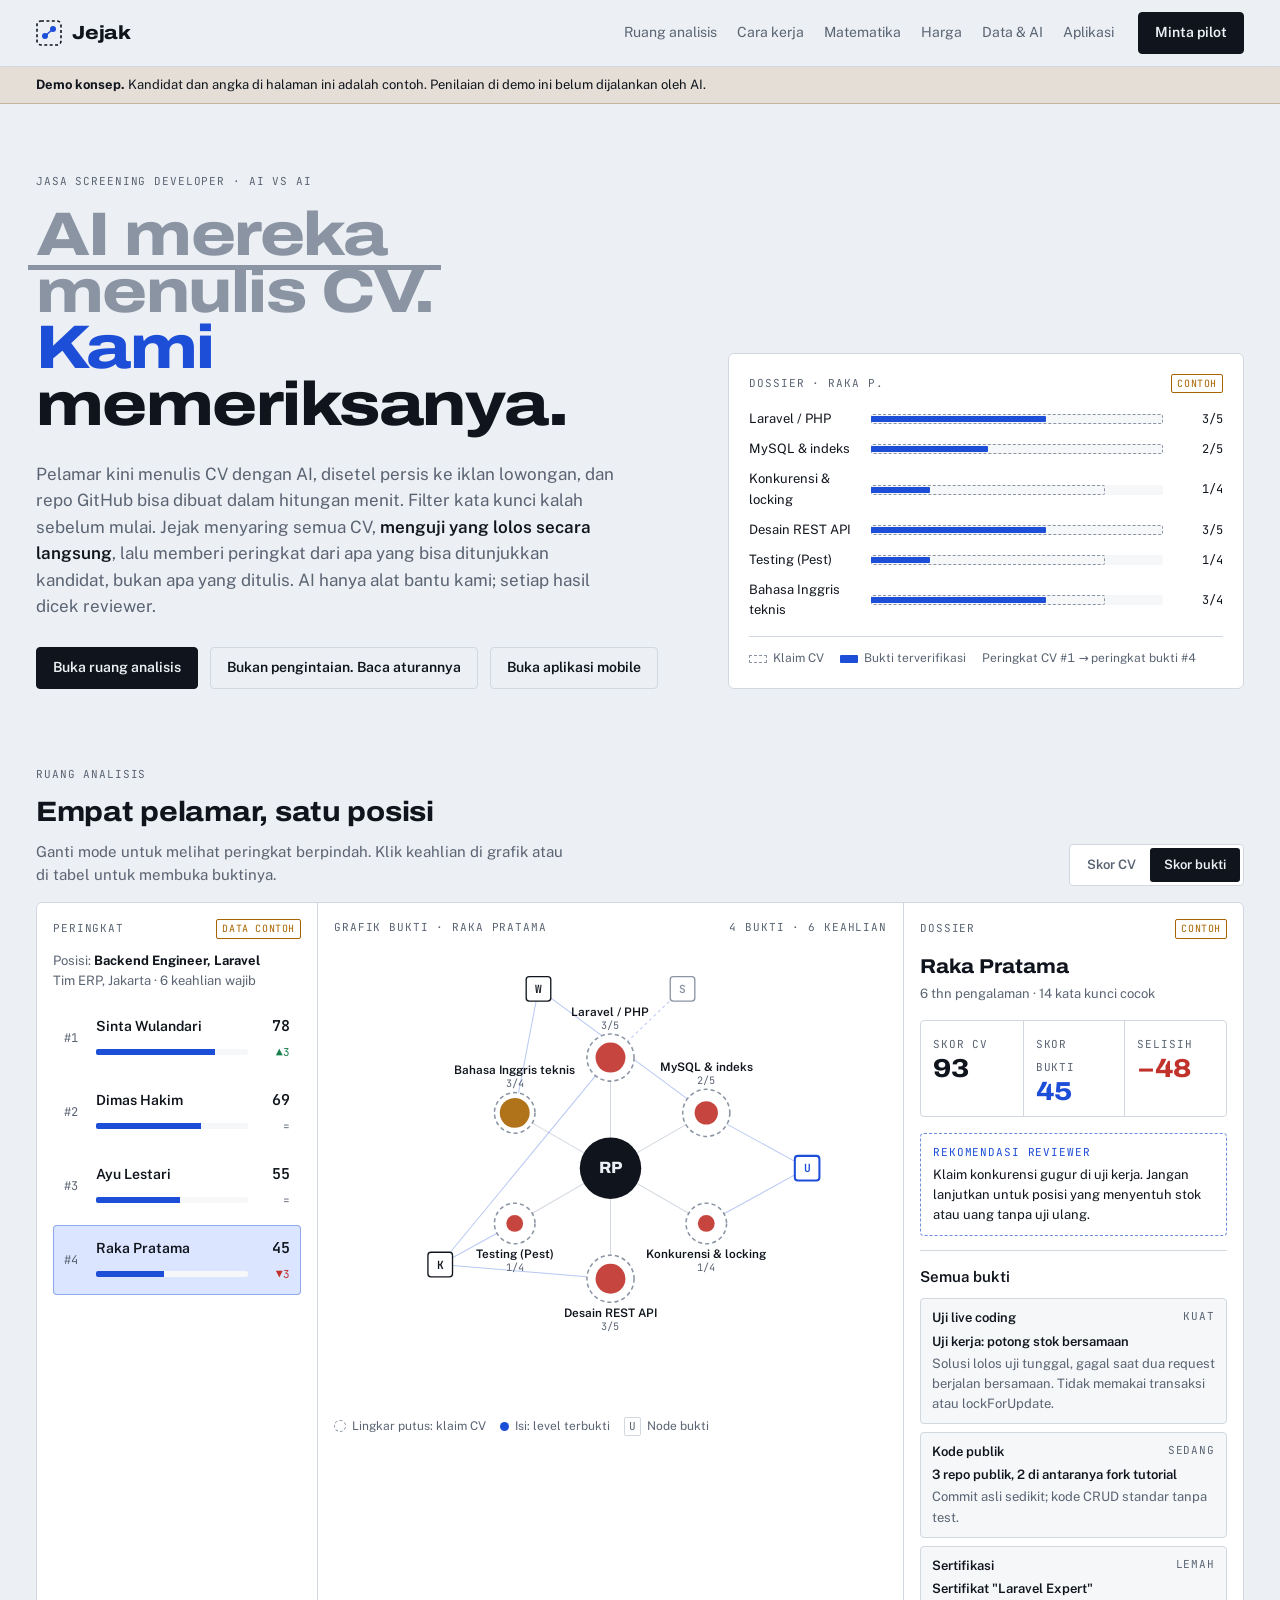
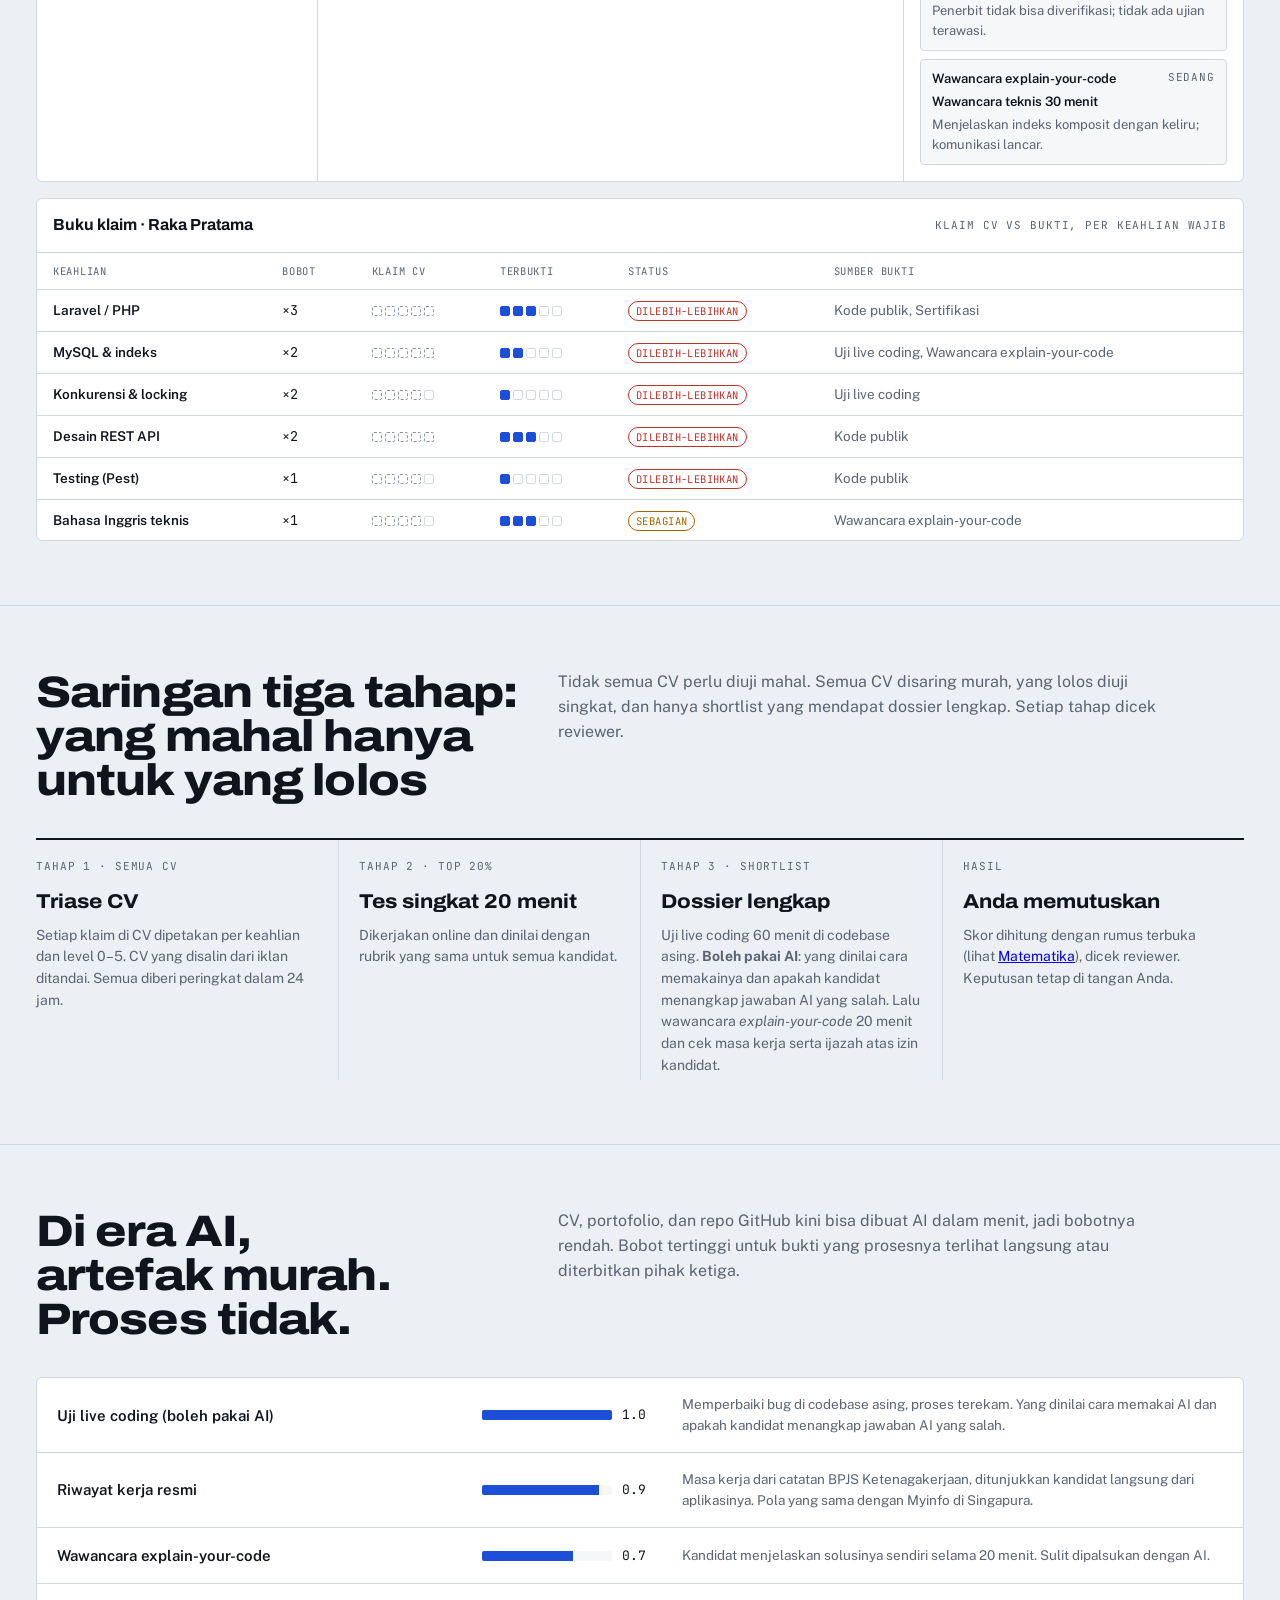
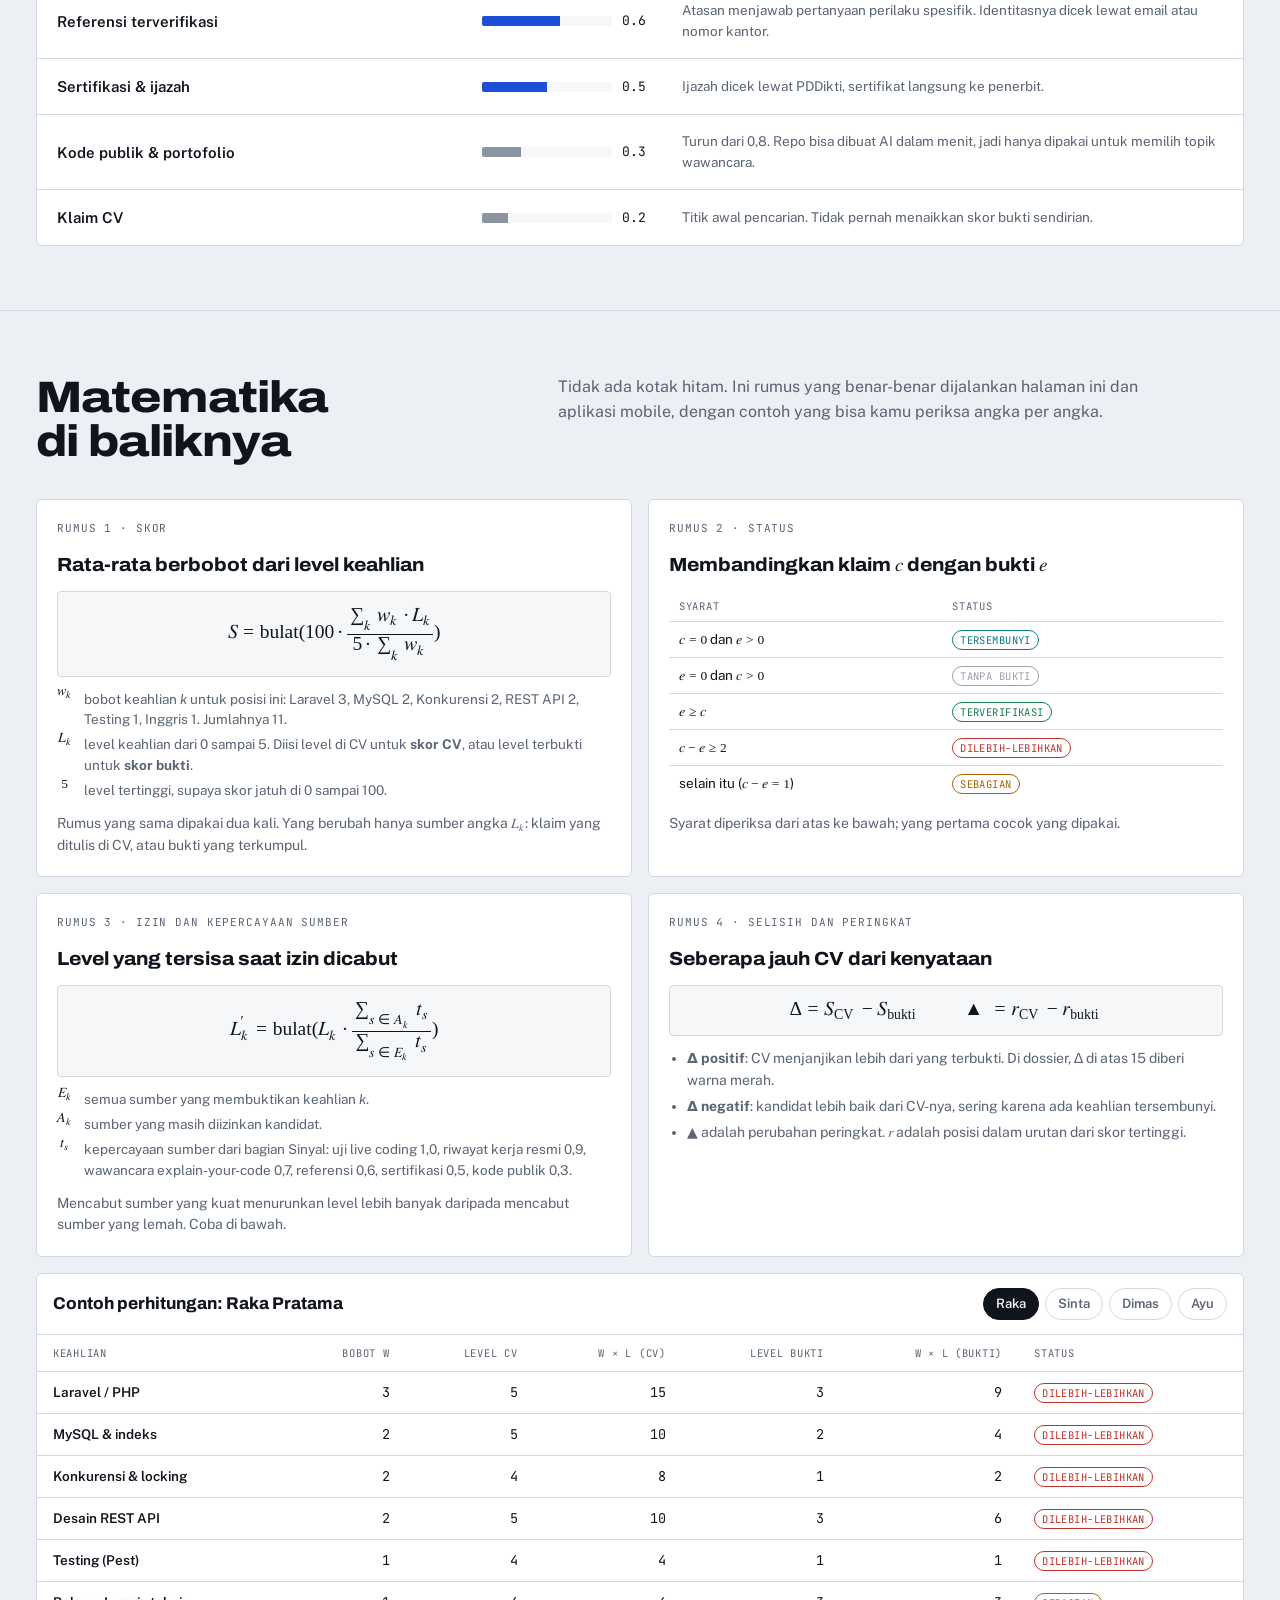
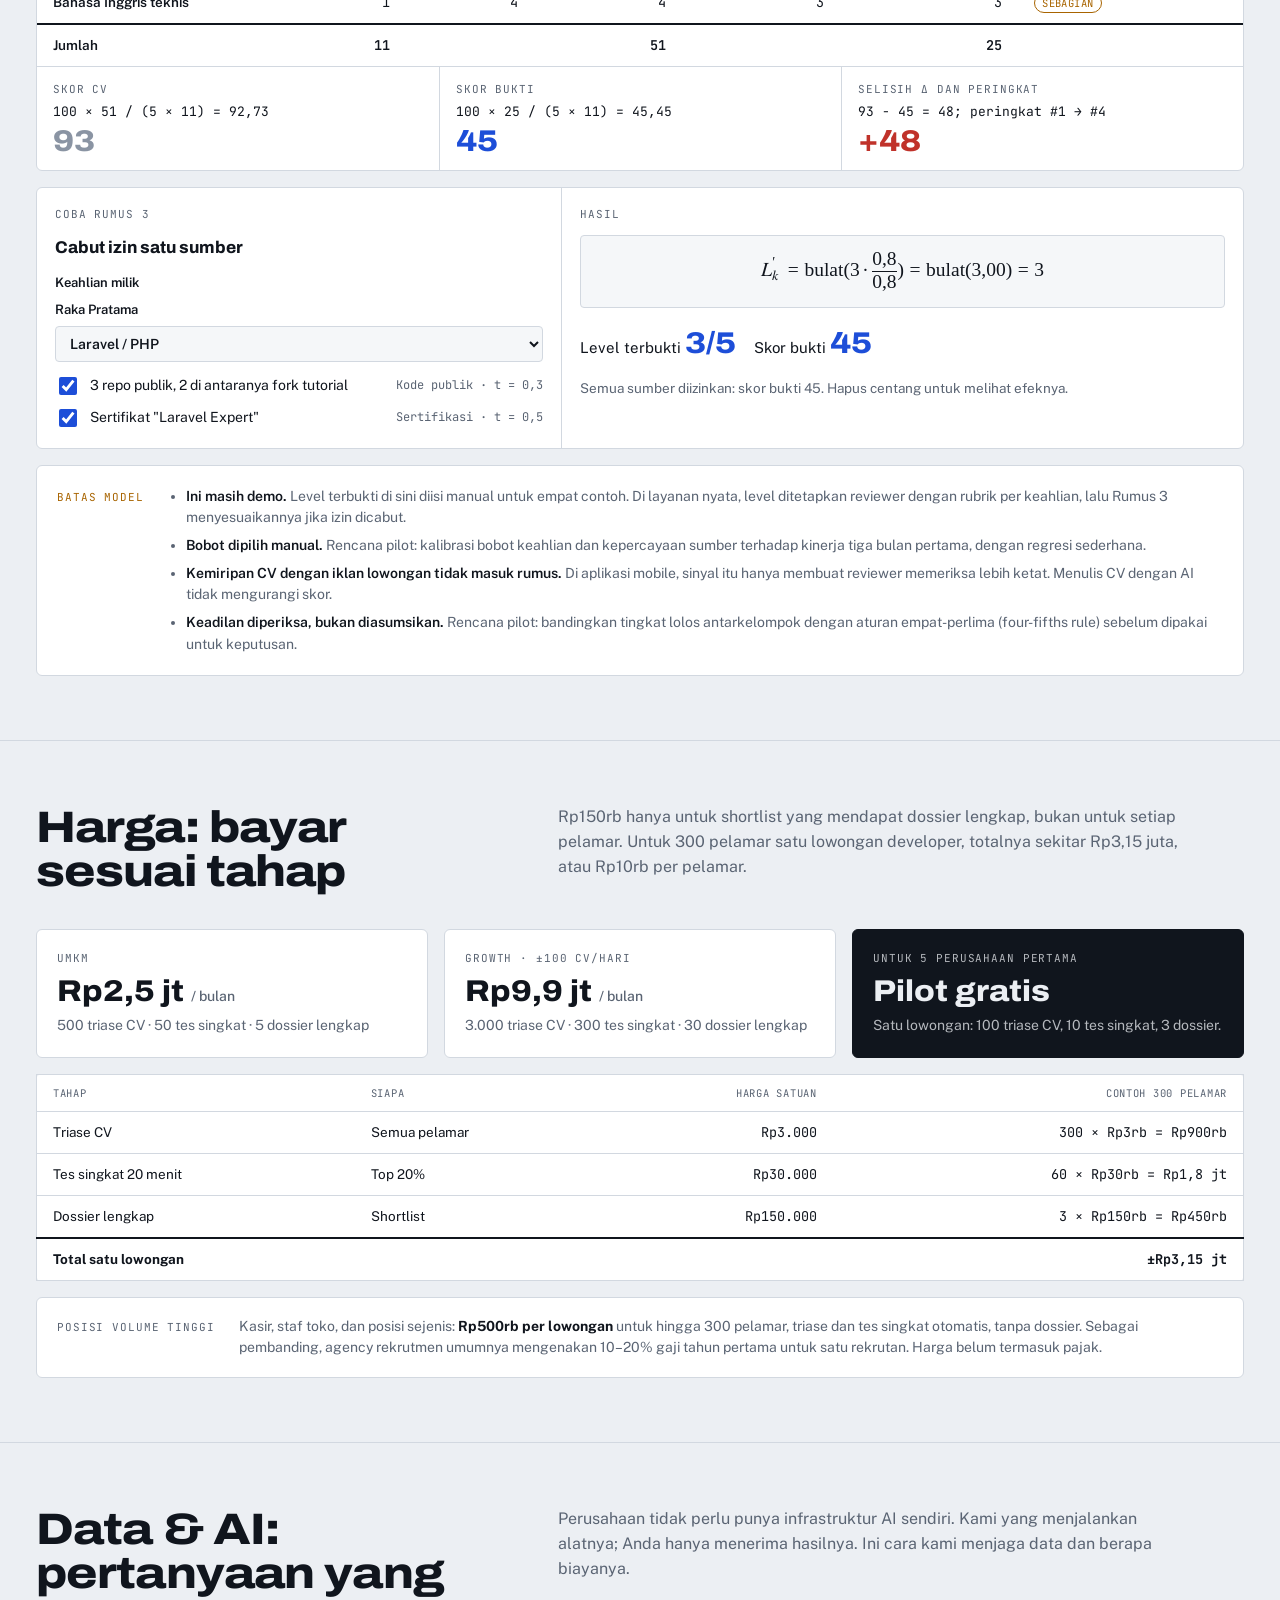
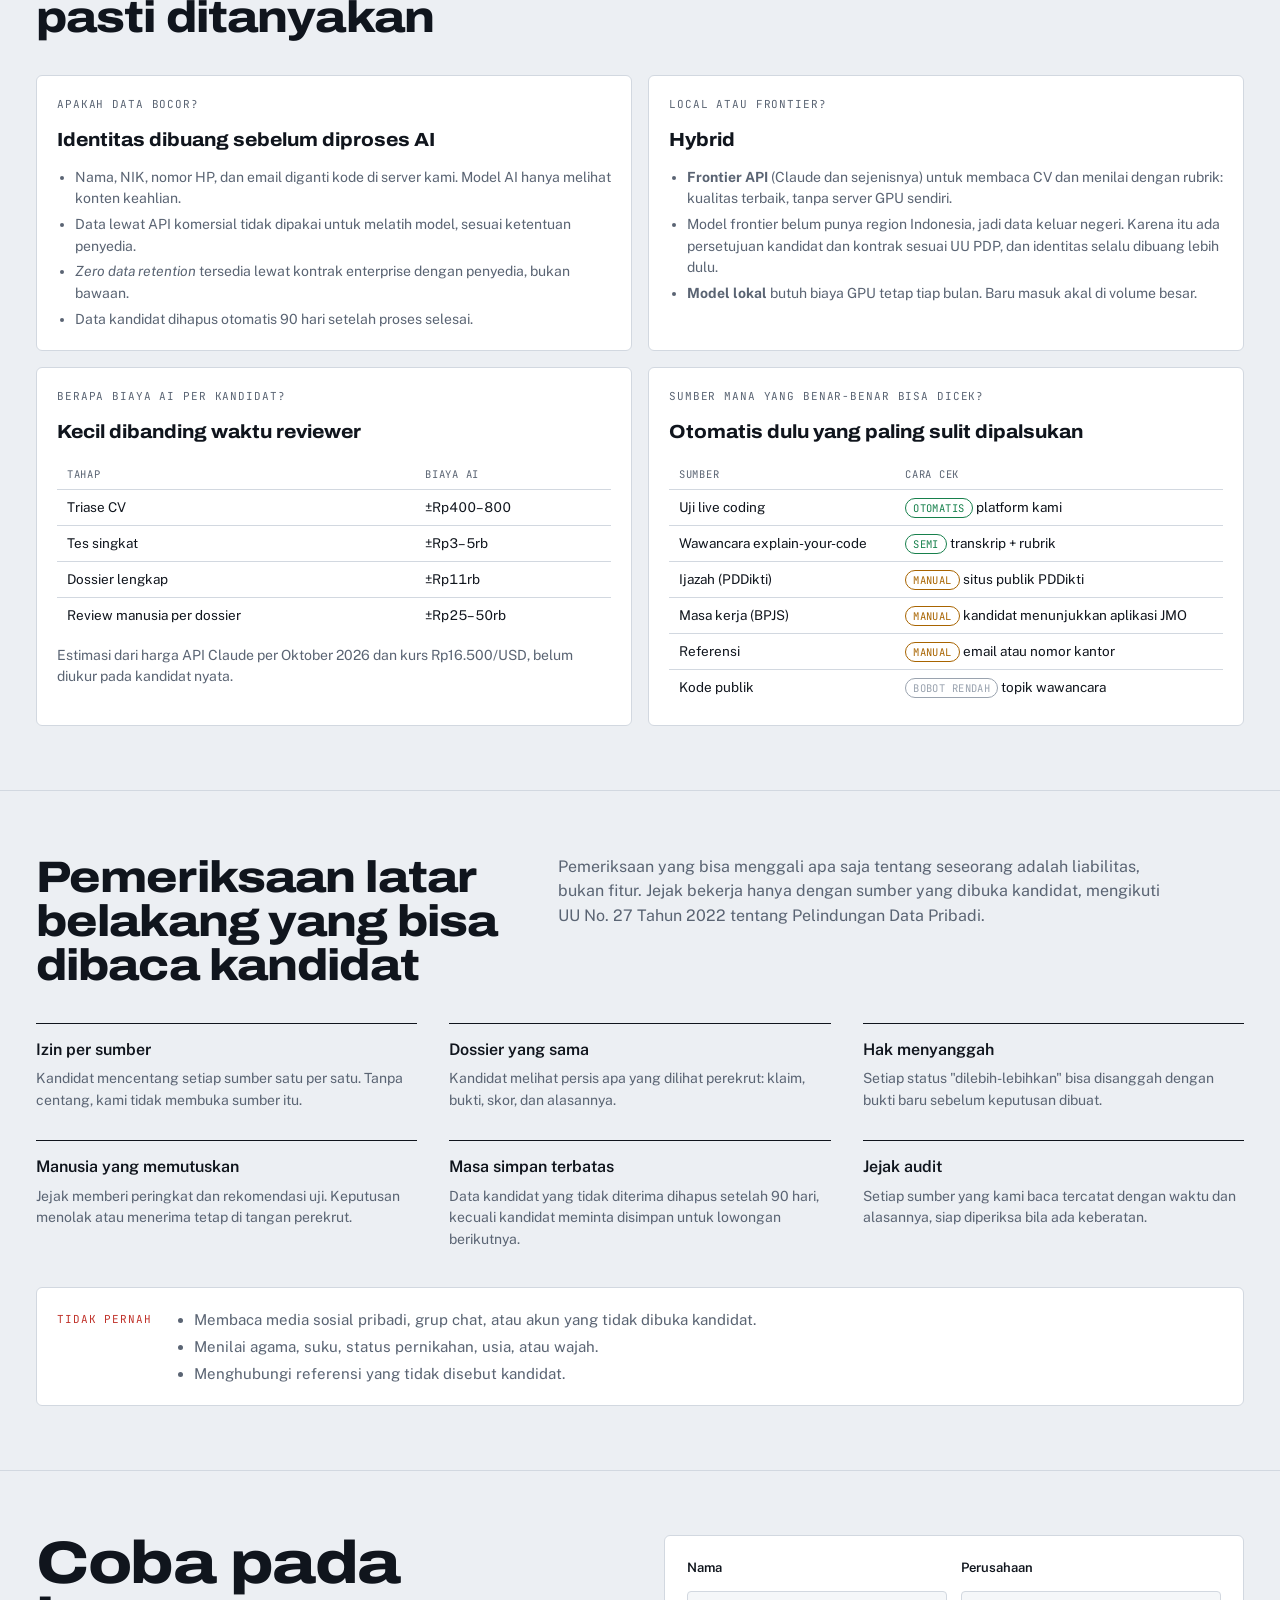
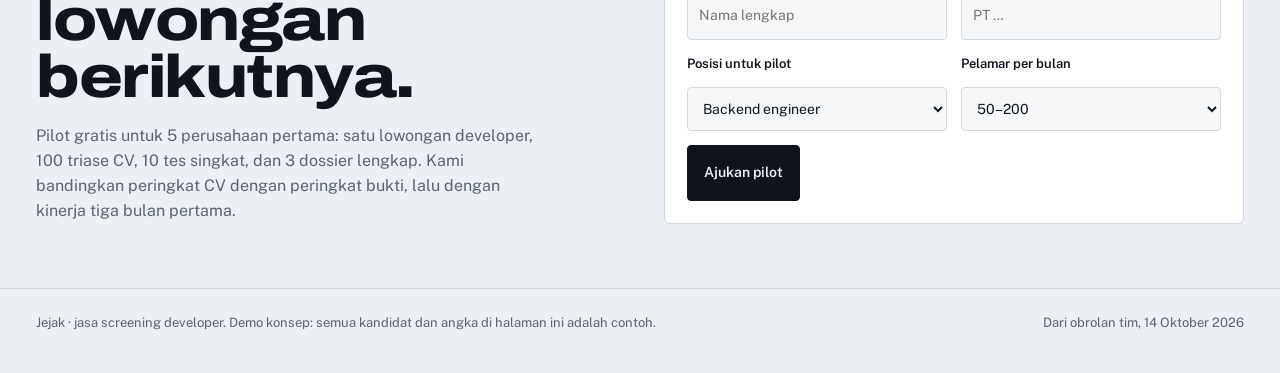
<file: index.html>
<!doctype html>
<html lang="id">
<head>
<meta charset="utf-8">
<meta name="viewport" content="width=device-width, initial-scale=1, viewport-fit=cover">
<meta name="description" content="Jejak: jasa screening developer. AI mereka menulis CV, kami memeriksanya dengan bukti yang diizinkan kandidat.">
<style>html{color-scheme:light}body{margin:0}img{max-width:100%}[hidden]{display:none!important}</style>
<title>Jejak Skill Intelligence</title>
<script>
/* Phones open the app (login first); desktops stay on this site. ?web=1 keeps the site on a phone. */
(function () {
  try {
    var q = new URLSearchParams(location.search);
    if (q.get('web') === '1') { localStorage.setItem('jejak.preferWeb', '1'); return; }
    if (localStorage.getItem('jejak.preferWeb') === '1') return;
  } catch (e) {}
  var ua = navigator.userAgent || '';
  var phoneUA = /Android.+Mobile|iPhone|iPod|Windows Phone|Mobile Safari/i.test(ua);
  var touchSmall = window.matchMedia('(pointer: coarse)').matches && window.matchMedia('(max-width: 820px)').matches;
  if (phoneUA || touchSmall) location.replace('app/' + location.hash);
})();
</script>
<link rel="manifest" href="app/manifest.webmanifest">
<link rel="apple-touch-icon" href="app/icons/apple-touch-icon.png">
<link rel="icon" href="app/icons/icon-192.png" type="image/png">
<link rel="preconnect" href="https://fonts.googleapis.com">
<link rel="preconnect" href="https://fonts.gstatic.com" crossorigin>
<link rel="stylesheet" href="https://fonts.googleapis.com/css2?family=Archivo:wdth,wght@100..125,400..900&family=Public+Sans:wght@400;500;600&family=JetBrains+Mono:wght@400;600&display=swap">
<style>
/* Layout: an intelligence console. Thesis band, then a three-pane analysis room
   (ranking · evidence graph · dossier), then the method, the signals and the consent rules. */
:root {
  --bg: #eceff3;
  --surface: #ffffff;
  --surface-2: #f5f7f9;
  --ink: #10151d;
  --muted: #5a6473;
  --line: #d2d8e0;
  --accent: #1d4ed8;        /* evidence */
  --accent-soft: #dbe5ff;
  --claim: #8a94a3;         /* what the CV says */
  --ok: #17804c;
  --partial: #a86400;
  --over: #c0322a;
  --hidden: #0b7d87;
  --none: #9aa3af;
  --display: "Archivo", "Arial Narrow", Arial, sans-serif;
  --body: "Public Sans", "Segoe UI", system-ui, sans-serif;
  --mono: "JetBrains Mono", ui-monospace, "SFMono-Regular", Menlo, monospace;
}
@media (prefers-color-scheme: dark) {
  :root:not([data-theme="light"]) {
    --bg: #0c1117; --surface: #131a23; --surface-2: #19212c; --ink: #e5eaf0; --muted: #8b96a6;
    --line: #26303d; --accent: #7092ff; --accent-soft: #1b2850; --claim: #6d7787;
    --ok: #3fbb7b; --partial: #e2a43c; --over: #f06a5e; --hidden: #39c3cd; --none: #5d6775;
    color-scheme: dark;
  }
}
:root[data-theme="dark"] {
  --bg: #0c1117; --surface: #131a23; --surface-2: #19212c; --ink: #e5eaf0; --muted: #8b96a6;
  --line: #26303d; --accent: #7092ff; --accent-soft: #1b2850; --claim: #6d7787;
  --ok: #3fbb7b; --partial: #e2a43c; --over: #f06a5e; --hidden: #39c3cd; --none: #5d6775;
  color-scheme: dark;
}

* { box-sizing: border-box; }
body {
  background: var(--bg); color: var(--ink);
  font-family: var(--body); font-size: 15px; line-height: 1.55;
  -webkit-font-smoothing: antialiased;
}
.wrap {
  max-width: 1240px; margin: 0 auto;
  padding-left: max(16px, env(safe-area-inset-left, 0px));
  padding-right: max(16px, env(safe-area-inset-right, 0px));
}
h1, h2, h3 { font-family: var(--display); margin: 0; text-wrap: balance; }
p { margin: 0; }
.label {
  font-family: var(--mono); font-size: 11px; letter-spacing: .08em; text-transform: uppercase; color: var(--muted);
}
.num { font-variant-numeric: tabular-nums; }
button { font: inherit; color: inherit; }
:focus-visible { outline: 2px solid var(--accent); outline-offset: 2px; }

/* ---------- top bar ---------- */
body::before { content: ""; position: fixed; inset: 0 0 auto; height: env(safe-area-inset-top, 0px); z-index: 10; background: var(--bg); }
.top { position: sticky; top: env(safe-area-inset-top, 0px); z-index: 9; background: color-mix(in srgb, var(--bg) 88%, transparent); backdrop-filter: blur(8px); border-bottom: 1px solid var(--line); }
.top .wrap { display: flex; align-items: center; gap: 24px; padding-block: 12px; }
.brand { display: flex; align-items: center; gap: 10px; font-family: var(--display); font-weight: 800; font-stretch: 115%; font-size: 19px; letter-spacing: -.01em; }
.brand svg { width: 26px; height: 26px; }
.top nav { display: flex; gap: 20px; margin-left: auto; font-size: 14px; }
.top nav a { color: var(--muted); text-decoration: none; }
.top nav a:hover { color: var(--ink); }
.btn { display: inline-flex; align-items: center; gap: 8px; border: 1px solid var(--ink); background: var(--ink); color: var(--bg); padding: 9px 16px; border-radius: 4px; font-weight: 600; font-size: 14px; text-decoration: none; cursor: pointer; }
.btn.ghost { background: transparent; color: var(--ink); border-color: var(--line); }
@media (max-width: 720px) { .top nav { display: none; } .top .btn { margin-left: auto; } }

/* ---------- hero ---------- */
.hero { padding-block: 64px 48px; }
.hero .wrap { display: grid; grid-template-columns: minmax(0, 1.25fr) minmax(0, 1fr); gap: 48px; align-items: end; }
.hero h1 { font-size: clamp(36px, 4.8vw, 66px); line-height: .92; font-weight: 800; font-stretch: 118%; letter-spacing: -.025em; }
.hero h1 .strike { color: var(--claim); position: relative; }
.hero h1 .strike::after { content: ""; position: absolute; left: -2%; right: -2%; top: 52%; height: .07em; background: var(--claim); }
.hero h1 em { font-style: normal; color: var(--accent); }
.hero .lede { margin-top: 28px; max-width: 58ch; font-size: 17px; color: var(--muted); }
.hero .lede b { color: var(--ink); font-weight: 600; }
.hero .cta { display: flex; gap: 12px; margin-top: 28px; flex-wrap: wrap; }
.flip { background: var(--surface); border: 1px solid var(--line); border-radius: 6px; padding: 20px; display: grid; gap: 16px; }
.flip header { display: flex; justify-content: space-between; align-items: baseline; gap: 12px; }
.flip .rows { display: grid; gap: 10px; }
.flip .row { display: grid; grid-template-columns: 110px 1fr 48px; gap: 12px; align-items: center; font-size: 13px; }
.bar { position: relative; height: 10px; background: var(--surface-2); border-radius: 2px; overflow: hidden; }
.bar i { position: absolute; inset: 0 auto 0 0; display: block; }
.bar .c { border: 1.5px dashed var(--claim); background: transparent; border-radius: 2px; }
.bar .e { background: var(--accent); height: 6px; top: 2px; border-radius: 1px; }
.flip footer { display: flex; gap: 16px; flex-wrap: wrap; font-size: 12px; color: var(--muted); border-top: 1px solid var(--line); padding-top: 12px; }
.key { display: inline-flex; align-items: center; gap: 6px; }
.key .sw { width: 18px; height: 8px; border-radius: 1px; }
.key .sw.c { border: 1.5px dashed var(--claim); }
.key .sw.e { background: var(--accent); }
@media (max-width: 900px) { .hero .wrap { grid-template-columns: minmax(0, 1fr); } }

/* ---------- console ---------- */
.console-band { padding-block: 24px 64px; }
.console-head { display: flex; justify-content: space-between; align-items: end; gap: 24px; flex-wrap: wrap; margin-bottom: 16px; }
.console-head h2 { font-size: 28px; font-weight: 750; font-stretch: 110%; letter-spacing: -.01em; }
.console-head p { color: var(--muted); max-width: 60ch; margin-top: 6px; }
.seg { display: inline-flex; border: 1px solid var(--line); border-radius: 4px; background: var(--surface); padding: 3px; }
.seg button { border: 0; background: transparent; padding: 7px 14px; border-radius: 3px; cursor: pointer; font-size: 13px; font-weight: 600; color: var(--muted); }
.seg button[aria-pressed="true"] { background: var(--ink); color: var(--bg); }

.console { display: grid; grid-template-columns: 280px minmax(0, 1fr) 340px; border: 1px solid var(--line); border-radius: 6px; background: var(--surface); overflow: hidden; }
.pane { min-width: 0; padding: 16px; }
.pane + .pane { border-left: 1px solid var(--line); }
.pane-title { display: flex; justify-content: space-between; align-items: center; margin-bottom: 12px; gap: 8px; }
.sample { font-family: var(--mono); font-size: 10px; letter-spacing: .06em; text-transform: uppercase; color: var(--partial); border: 1px solid currentColor; border-radius: 2px; padding: 1px 5px; }
@media (max-width: 1080px) {
  .console { grid-template-columns: 260px minmax(0, 1fr); }
  .console .dossier { grid-column: 1 / -1; border-left: 0; border-top: 1px solid var(--line); }
}
@media (max-width: 720px) {
  .console { grid-template-columns: minmax(0, 1fr); }
  .pane + .pane { border-left: 0; border-top: 1px solid var(--line); }
}

/* ranking */
.req { font-size: 13px; color: var(--muted); margin-bottom: 12px; }
.req b { color: var(--ink); }
.rank { position: relative; }
.cand { position: absolute; left: 0; right: 0; height: 70px; display: grid; grid-template-columns: 22px 1fr auto; gap: 4px 10px; align-items: center; padding: 10px; border: 1px solid transparent; border-radius: 4px; background: transparent; cursor: pointer; text-align: left; transition: transform .55s cubic-bezier(.2,.8,.2,1), background .2s; }
.cand:hover { background: var(--surface-2); }
.cand[aria-current="true"] { background: var(--accent-soft); border-color: color-mix(in srgb, var(--accent) 40%, transparent); }
.cand .pos { font-family: var(--mono); font-size: 12px; color: var(--muted); grid-row: span 2; }
.cand .nm { font-weight: 600; font-size: 14px; }
.cand .sc { font-family: var(--mono); font-weight: 600; font-size: 15px; text-align: right; }
.cand .meta { grid-column: 2 / 4; display: grid; grid-template-columns: 1fr auto; gap: 8px; align-items: center; }
.cand .bar { height: 6px; }
.cand .bar i { background: var(--ink); opacity: .75; transition: width .55s cubic-bezier(.2,.8,.2,1); }
.cand.ev .bar i { background: var(--accent); opacity: 1; }
.delta { font-family: var(--mono); font-size: 11px; min-width: 34px; text-align: right; }
.delta.up { color: var(--ok); } .delta.down { color: var(--over); } .delta.same { color: var(--muted); }

/* graph */
.graph-wrap { position: relative; }
.graph { width: 100%; height: auto; display: block; max-width: 100%; }
.graph text { font-family: var(--body); fill: var(--ink); }
.graph .sk { cursor: pointer; }
.graph .sk text { font-size: 11.5px; font-weight: 600; }
.graph .sk .lvl { font-family: var(--mono); font-size: 10px; font-weight: 400; fill: var(--muted); }
.graph .ev { cursor: pointer; }
.graph .edge { stroke: var(--line); stroke-width: 1; transition: stroke .2s, stroke-width .2s, opacity .2s; }
.graph .edge.ev-edge { stroke: var(--accent); opacity: .3; }
.graph.focus .edge.ev-edge { opacity: .08; }
.graph.focus .edge.ev-edge.on { opacity: .95; stroke-width: 1.8; }
.graph.focus .ev:not(.on), .graph.focus .sk:not(.on) { opacity: .35; }
.graph .sk, .graph .ev { transition: opacity .2s; }
.legend { display: flex; flex-wrap: wrap; gap: 6px 14px; font-size: 12px; color: var(--muted); margin-top: 8px; }
.dot { width: 9px; height: 9px; border-radius: 50%; display: inline-block; }

/* dossier */
.dossier h3 { font-size: 20px; font-weight: 750; font-stretch: 108%; }
.dossier .sub { color: var(--muted); font-size: 13px; margin-top: 2px; }
.scorepair { display: grid; grid-template-columns: 1fr 1fr 1fr; gap: 0; margin: 16px 0; border: 1px solid var(--line); border-radius: 4px; }
.scorepair div { padding: 10px 12px; }
.scorepair div + div { border-left: 1px solid var(--line); }
.scorepair b { display: block; font-family: var(--display); font-size: 26px; font-weight: 800; font-stretch: 112%; line-height: 1.1; font-variant-numeric: tabular-nums; }
.scorepair .ev b { color: var(--accent); }
.focusbox { border-top: 1px solid var(--line); padding-top: 14px; display: grid; gap: 10px; }
.focusbox h4 { margin: 0; font-size: 15px; font-weight: 600; display: flex; align-items: center; gap: 8px; flex-wrap: wrap; }
.pill { font-family: var(--mono); font-size: 10.5px; letter-spacing: .04em; text-transform: uppercase; padding: 2px 7px; border-radius: 999px; border: 1px solid currentColor; white-space: nowrap; }
.st-ok { color: var(--ok); } .st-partial { color: var(--partial); } .st-over { color: var(--over); } .st-hidden { color: var(--hidden); } .st-none { color: var(--none); }
.evlist { list-style: none; margin: 0; padding: 0; display: grid; gap: 8px; }
.evlist li { border: 1px solid var(--line); border-radius: 4px; padding: 9px 11px; background: var(--surface-2); font-size: 13px; }
.evlist .src { display: flex; justify-content: space-between; gap: 8px; margin-bottom: 3px; }
.evlist .src span:first-child { font-weight: 600; }
.evlist p { color: var(--muted); }
.agent { border: 1px dashed color-mix(in srgb, var(--accent) 55%, var(--line)); border-radius: 4px; padding: 10px 12px; font-size: 13px; }
.agent .label { color: var(--accent); margin-bottom: 4px; display: block; }

/* ledger */
.ledger-box { margin-top: 16px; border: 1px solid var(--line); border-radius: 6px; background: var(--surface); }
.ledger-box header { display: flex; justify-content: space-between; align-items: center; gap: 12px; flex-wrap: wrap; padding: 14px 16px; border-bottom: 1px solid var(--line); }
.ledger-box h3 { font-size: 16px; font-weight: 700; }
.scroll { overflow-x: auto; }
table { border-collapse: collapse; width: 100%; min-width: 720px; font-size: 13.5px; }
th, td { text-align: left; padding: 10px 16px; border-bottom: 1px solid var(--line); vertical-align: middle; }
th { font-family: var(--mono); font-size: 10.5px; letter-spacing: .07em; text-transform: uppercase; color: var(--muted); font-weight: 400; }
tbody tr { cursor: pointer; }
tbody tr:hover { background: var(--surface-2); }
tbody tr[aria-selected="true"] { background: var(--accent-soft); }
tbody tr:last-child td { border-bottom: 0; }
.pips { display: inline-flex; gap: 3px; vertical-align: middle; }
.pips i { width: 10px; height: 10px; border-radius: 2px; border: 1.5px solid var(--line); }
.pips.c i.on { border: 1.5px dashed var(--claim); background: transparent; border-color: var(--claim); }
.pips.e i.on { background: var(--accent); border-color: var(--accent); }

/* ---------- sections ---------- */
section.block { padding-block: 64px; border-top: 1px solid var(--line); }
.block-head { display: grid; grid-template-columns: minmax(0, 1fr) minmax(0, 1.4fr); gap: 32px; margin-bottom: 36px; }
.block-head h2 { font-size: clamp(28px, 4vw, 44px); font-weight: 800; font-stretch: 115%; line-height: 1; letter-spacing: -.02em; }
.block-head p { color: var(--muted); font-size: 16px; max-width: 62ch; }
@media (max-width: 800px) { .block-head { grid-template-columns: minmax(0, 1fr); gap: 14px; } }

.steps { display: grid; grid-template-columns: repeat(4, minmax(0, 1fr)); gap: 0; border-top: 2px solid var(--ink); }
.step { padding: 18px 20px 4px 0; min-width: 0; }
.step + .step { padding-left: 20px; border-left: 1px solid var(--line); }
.step .label { display: block; margin-bottom: 10px; }
.step h3 { font-size: 20px; font-weight: 750; font-stretch: 110%; margin-bottom: 8px; }
.step p { color: var(--muted); font-size: 14px; }
.step code { font-family: var(--mono); font-size: 12px; background: var(--surface-2); border: 1px solid var(--line); padding: 1px 5px; border-radius: 3px; color: var(--ink); }
@media (max-width: 900px) { .steps { grid-template-columns: repeat(2, minmax(0, 1fr)); } .step:nth-child(3) { border-left: 0; padding-left: 0; } .step { padding-bottom: 20px; } }
@media (max-width: 520px) { .steps { grid-template-columns: minmax(0, 1fr); } .step + .step { border-left: 0; padding-left: 0; border-top: 1px solid var(--line); } }

.signals { display: grid; gap: 0; border: 1px solid var(--line); border-radius: 6px; background: var(--surface); overflow: hidden; }
.sig { display: grid; grid-template-columns: minmax(0, 1.2fr) 180px minmax(0, 1.6fr); gap: 20px; align-items: center; padding: 16px 20px; }
.sig + .sig { border-top: 1px solid var(--line); }
.sig h3 { font-family: var(--body); font-size: 15px; font-weight: 600; }
.sig .w { display: grid; grid-template-columns: 1fr 40px; gap: 10px; align-items: center; font-family: var(--mono); font-size: 13px; }
.sig .w .bar i { background: var(--accent); }
.sig.cv .w .bar i { background: var(--claim); }
.sig p { color: var(--muted); font-size: 13.5px; }
@media (max-width: 760px) { .sig { grid-template-columns: minmax(0, 1fr); gap: 8px; } }

.rules { display: grid; grid-template-columns: repeat(3, minmax(0, 1fr)); gap: 28px 32px; }
.rule { border-top: 1px solid var(--ink); padding-top: 14px; min-width: 0; }
.rule h3 { font-family: var(--body); font-size: 16px; font-weight: 600; margin-bottom: 6px; }
.rule p { color: var(--muted); font-size: 14px; }
.never { margin-top: 36px; display: grid; grid-template-columns: auto minmax(0, 1fr); gap: 16px 24px; align-items: start; background: var(--surface); border: 1px solid var(--line); border-radius: 6px; padding: 20px; }
.never .label { color: var(--over); padding-top: 3px; }
.never ul { margin: 0; padding-left: 18px; color: var(--muted); display: grid; gap: 4px; }
@media (max-width: 860px) { .rules { grid-template-columns: repeat(2, minmax(0, 1fr)); } }
@media (max-width: 560px) { .rules { grid-template-columns: minmax(0, 1fr); } .never { grid-template-columns: minmax(0, 1fr); } }

.pilot .wrap { display: grid; grid-template-columns: minmax(0, 1fr) minmax(0, 1fr); gap: 48px; }
.pilot h2 { font-size: clamp(32px, 5vw, 60px); font-weight: 800; font-stretch: 118%; line-height: .95; letter-spacing: -.025em; }
.pilot .copy p { color: var(--muted); margin-top: 18px; max-width: 50ch; font-size: 16px; }
form { display: grid; gap: 14px; background: var(--surface); border: 1px solid var(--line); border-radius: 6px; padding: 22px; }
.f2 { display: grid; grid-template-columns: minmax(0, 1fr) minmax(0, 1fr); gap: 14px; }
label { display: grid; gap: 6px; font-size: 13px; font-weight: 600; }
input, select { font: inherit; font-weight: 400; font-size: 14px; color: var(--ink); background: var(--surface-2); border: 1px solid var(--line); border-radius: 4px; padding: 9px 11px; width: 100%; min-width: 0; }
.done { font-size: 14px; color: var(--ok); }
@media (max-width: 820px) { .pilot .wrap { grid-template-columns: minmax(0, 1fr); } }
@media (max-width: 460px) { .f2 { grid-template-columns: minmax(0, 1fr); } }

footer.site { border-top: 1px solid var(--line); padding-block: 24px 40px; color: var(--muted); font-size: 13px; }
footer.site .wrap { display: flex; justify-content: space-between; gap: 16px; flex-wrap: wrap; }

/* ---------- demo note, harga ---------- */
.demo-note { background: color-mix(in srgb, var(--partial) 12%, var(--bg)); border-bottom: 1px solid color-mix(in srgb, var(--partial) 30%, var(--line)); font-size: 13px; color: var(--ink); }
.demo-note .wrap { padding-block: 8px; }
.plans { display: grid; grid-template-columns: repeat(3, minmax(0, 1fr)); gap: 16px; }
.plan { background: var(--surface); border: 1px solid var(--line); border-radius: 6px; padding: 20px; display: grid; gap: 8px; align-content: start; min-width: 0; }
.plan b { font-family: var(--display); font-size: 30px; font-weight: 800; font-stretch: 110%; line-height: 1.05; }
.plan b small { font-family: var(--body); font-size: 14px; font-weight: 500; color: var(--muted); }
.plan p { color: var(--muted); font-size: 14px; }
.plan.pilotp { background: var(--ink); border-color: var(--ink); color: var(--bg); }
.plan.pilotp p, .plan.pilotp .label { color: color-mix(in srgb, var(--bg) 75%, transparent); }
.units-t { min-width: 560px; background: var(--surface); border: 1px solid var(--line); border-radius: 6px; }
.units-t th.num, .units-t td.num { text-align: right; font-family: var(--mono); font-variant-numeric: tabular-nums; }
.units-t tbody tr { cursor: default; }
.units-t tfoot td { font-weight: 700; border-top: 2px solid var(--ink); border-bottom: 0; }
.hv-note { margin-top: 16px; display: grid; grid-template-columns: auto minmax(0, 1fr); gap: 12px 24px; background: var(--surface); border: 1px solid var(--line); border-radius: 6px; padding: 18px 20px; }
.hv-note .label { padding-top: 3px; }
.hv-note p { color: var(--muted); font-size: 14px; }
.hv-note b { color: var(--ink); }
@media (max-width: 860px) { .plans, .hv-note { grid-template-columns: minmax(0, 1fr); } }

/* ---------- matematika ---------- */
.mathgrid { display: grid; grid-template-columns: repeat(2, minmax(0, 1fr)); gap: 16px; }
.mcard { background: var(--surface); border: 1px solid var(--line); border-radius: 6px; padding: 20px; display: grid; gap: 12px; align-content: start; min-width: 0; }
.mcard h3 { font-size: 19px; font-weight: 750; font-stretch: 108%; }
.mcard p, .mcard li { color: var(--muted); font-size: 14px; }
.mcard ul { margin: 0; padding-left: 18px; display: grid; gap: 4px; }
.formula { background: var(--surface-2); border: 1px solid var(--line); border-radius: 4px; padding: 16px 12px; overflow-x: auto; color: var(--ink); }
.formula math { font-size: 1.3em; color: var(--ink); }
.vars { display: grid; grid-template-columns: auto 1fr; gap: 4px 12px; font-size: 13.5px; color: var(--muted); }
.vars math { color: var(--ink); }
.rules-t { width: 100%; min-width: 0; font-size: 13.5px; }
.rules-t td, .rules-t th { padding: 7px 10px; }
.worked { margin-top: 16px; background: var(--surface); border: 1px solid var(--line); border-radius: 6px; }
.worked > header { display: flex; justify-content: space-between; align-items: center; gap: 12px; flex-wrap: wrap; padding: 14px 16px; border-bottom: 1px solid var(--line); }
.worked h3 { font-size: 17px; font-weight: 750; }
.chipset { display: flex; gap: 6px; flex-wrap: wrap; }
.chipset button { border: 1px solid var(--line); background: var(--surface); border-radius: 999px; padding: 5px 12px; font-size: 13px; font-weight: 600; color: var(--muted); cursor: pointer; }
.chipset button[aria-pressed="true"] { background: var(--ink); color: var(--bg); border-color: var(--ink); }
.worked table td.num, .worked table th.num { text-align: right; font-family: var(--mono); font-variant-numeric: tabular-nums; }
.worked tfoot td { font-weight: 600; border-top: 2px solid var(--ink); border-bottom: 0; }
.worked tbody tr { cursor: default; }
.calc { display: grid; grid-template-columns: repeat(3, minmax(0, 1fr)); border-top: 1px solid var(--line); }
.calc > div { padding: 14px 16px; display: grid; gap: 4px; min-width: 0; }
.calc > div + div { border-left: 1px solid var(--line); }
.calc code { font-family: var(--mono); font-size: 13px; color: var(--ink); overflow-wrap: anywhere; }
.calc b { font-family: var(--display); font-size: 30px; font-weight: 800; font-stretch: 112%; line-height: 1; font-variant-numeric: tabular-nums; }
.calc .cv b { color: var(--claim); } .calc .ev b { color: var(--accent); }
.consent { margin-top: 16px; display: grid; grid-template-columns: minmax(0, 1fr) minmax(0, 1.3fr); gap: 0; background: var(--surface); border: 1px solid var(--line); border-radius: 6px; }
.consent > div { padding: 18px; display: grid; gap: 12px; align-content: start; min-width: 0; }
.consent > div + div { border-left: 1px solid var(--line); }
.consent h3 { font-size: 17px; font-weight: 750; }
.consent select { font: inherit; font-size: 14px; color: var(--ink); background: var(--surface-2); border: 1px solid var(--line); border-radius: 4px; padding: 8px 10px; width: 100%; }
.srcs { display: grid; gap: 8px; }
.srcs label { display: flex; align-items: center; gap: 10px; font-size: 14px; font-weight: 400; color: var(--ink); cursor: pointer; }
.srcs label span:last-child { margin-left: auto; font-family: var(--mono); font-size: 12px; color: var(--muted); white-space: nowrap; }
.srcs input { width: 18px; height: 18px; accent-color: var(--accent); }
.result-line { display: flex; gap: 18px; flex-wrap: wrap; align-items: baseline; }
.result-line b { font-family: var(--display); font-size: 30px; font-weight: 800; font-stretch: 112%; color: var(--accent); font-variant-numeric: tabular-nums; }
.limits { margin-top: 16px; display: grid; grid-template-columns: auto minmax(0, 1fr); gap: 12px 24px; background: var(--surface); border: 1px solid var(--line); border-radius: 6px; padding: 20px; }
.limits .label { color: var(--partial); padding-top: 3px; }
.limits ul { margin: 0; padding-left: 18px; color: var(--muted); display: grid; gap: 6px; font-size: 14px; }
.limits b { color: var(--ink); font-weight: 600; }
@media (max-width: 860px) {
  .mathgrid, .consent { grid-template-columns: minmax(0, 1fr); }
  .consent > div + div { border-left: 0; border-top: 1px solid var(--line); }
  .calc { grid-template-columns: minmax(0, 1fr); }
  .calc > div + div { border-left: 0; border-top: 1px solid var(--line); }
  .limits { grid-template-columns: minmax(0, 1fr); }
}

@media (prefers-reduced-motion: reduce) {
  .cand, .cand .bar i, .graph .edge, .graph .sk, .graph .ev { transition: none; }
}
</style>
</head>
<body>

<header class="top">
  <div class="wrap">
    <div class="brand" aria-label="Jejak">
      <svg viewBox="0 0 26 26" aria-hidden="true"><rect x="1" y="1" width="24" height="24" rx="4" fill="none" stroke="currentColor" stroke-width="1.6" stroke-dasharray="3 2.4"/><circle cx="9" cy="16" r="3" fill="var(--accent)"/><circle cx="17" cy="9" r="3" fill="var(--accent)"/><path d="M9 16 17 9" stroke="var(--accent)" stroke-width="1.6"/></svg>
      Jejak
    </div>
    <nav aria-label="Navigasi">
      <a href="#ruang">Ruang analisis</a>
      <a href="#cara">Cara kerja</a>
      <a href="#matematika">Matematika</a>
      <a href="#harga">Harga</a>
      <a href="#data">Data &amp; AI</a>
      <a href="app/">Aplikasi</a>
    </nav>
    <a class="btn" href="#pilot">Minta pilot</a>
  </div>
</header>
<div class="demo-note"><div class="wrap"><b>Demo konsep.</b> Kandidat dan angka di halaman ini adalah contoh. Penilaian di demo ini belum dijalankan oleh AI.</div></div>

<main>
  <section class="hero">
    <div class="wrap">
      <div>
        <span class="label">Jasa screening developer · AI vs AI</span>
        <h1 style="margin-top:16px"><span class="strike">AI mereka menulis CV.</span><br><em>Kami</em> memeriksanya.</h1>
        <p class="lede">Pelamar kini menulis CV dengan AI, disetel persis ke iklan lowongan, dan repo GitHub bisa dibuat dalam hitungan menit. Filter kata kunci kalah sebelum mulai. Jejak menyaring semua CV, <b>menguji yang lolos secara langsung</b>, lalu memberi peringkat dari apa yang bisa ditunjukkan kandidat, bukan apa yang ditulis. AI hanya alat bantu kami; setiap hasil dicek reviewer.</p>
        <div class="cta">
          <a class="btn" href="#ruang">Buka ruang analisis</a>
          <a class="btn ghost" href="#izin">Bukan pengintaian. Baca aturannya</a>
          <a class="btn ghost" href="app/">Buka aplikasi mobile</a>
        </div>
      </div>
      <aside class="flip" aria-label="Contoh perbandingan klaim dan bukti">
        <header><span class="label">Dossier · Raka P.</span><span class="sample">Contoh</span></header>
        <div class="rows" id="heroRows"></div>
        <footer>
          <span class="key"><span class="sw c"></span>Klaim CV</span>
          <span class="key"><span class="sw e"></span>Bukti terverifikasi</span>
          <span class="num" id="heroRank"></span>
        </footer>
      </aside>
    </div>
  </section>

  <section class="console-band" id="ruang">
    <div class="wrap">
      <div class="console-head">
        <div>
          <span class="label">Ruang analisis</span>
          <h2 style="margin-top:6px">Empat pelamar, satu posisi</h2>
          <p>Ganti mode untuk melihat peringkat berpindah. Klik keahlian di grafik atau di tabel untuk membuka buktinya.</p>
        </div>
        <div class="seg" role="group" aria-label="Mode penilaian">
          <button type="button" id="modeCv" aria-pressed="false">Skor CV</button>
          <button type="button" id="modeEv" aria-pressed="true">Skor bukti</button>
        </div>
      </div>

      <div class="console">
        <div class="pane">
          <div class="pane-title"><span class="label">Peringkat</span><span class="sample">Data contoh</span></div>
          <p class="req">Posisi: <b>Backend Engineer, Laravel</b><br>Tim ERP, Jakarta · 6 keahlian wajib</p>
          <div class="rank" id="rank" style="height:300px"></div>
        </div>
        <div class="pane">
          <div class="pane-title"><span class="label" id="graphTitle">Grafik bukti</span><span class="label" id="graphCount"></span></div>
          <div class="graph-wrap"><svg class="graph" id="graph" viewBox="0 0 540 450" role="img" aria-label="Grafik keahlian dan bukti kandidat"></svg></div>
          <div class="legend">
            <span class="key"><span class="sw c" style="width:12px;height:12px;border-radius:50%"></span>Lingkar putus: klaim CV</span>
            <span class="key"><span class="dot" style="background:var(--accent)"></span>Isi: level terbukti</span>
            <span class="key"><span style="font-family:var(--mono);font-size:11px;border:1px solid var(--line);padding:0 4px;border-radius:2px">U</span>Node bukti</span>
          </div>
        </div>
        <div class="pane dossier" id="dossier"></div>
      </div>

      <div class="ledger-box">
        <header><h3 id="ledgerTitle">Buku klaim</h3><span class="label">Klaim CV vs bukti, per keahlian wajib</span></header>
        <div class="scroll">
          <table>
            <thead><tr><th>Keahlian</th><th>Bobot</th><th>Klaim CV</th><th>Terbukti</th><th>Status</th><th>Sumber bukti</th></tr></thead>
            <tbody id="ledger"></tbody>
          </table>
        </div>
      </div>
    </div>
  </section>

  <section class="block" id="cara">
    <div class="wrap">
      <div class="block-head">
        <h2>Saringan tiga tahap: yang mahal hanya untuk yang lolos</h2>
        <p>Tidak semua CV perlu diuji mahal. Semua CV disaring murah, yang lolos diuji singkat, dan hanya shortlist yang mendapat dossier lengkap. Setiap tahap dicek reviewer.</p>
      </div>
      <div class="steps">
        <div class="step"><span class="label">Tahap 1 · semua CV</span><h3>Triase CV</h3><p>Setiap klaim di CV dipetakan per keahlian dan level 0–5. CV yang disalin dari iklan ditandai. Semua diberi peringkat dalam 24 jam.</p></div>
        <div class="step"><span class="label">Tahap 2 · top 20%</span><h3>Tes singkat 20 menit</h3><p>Dikerjakan online dan dinilai dengan rubrik yang sama untuk semua kandidat.</p></div>
        <div class="step"><span class="label">Tahap 3 · shortlist</span><h3>Dossier lengkap</h3><p>Uji live coding 60 menit di codebase asing. <b>Boleh pakai AI</b>: yang dinilai cara memakainya dan apakah kandidat menangkap jawaban AI yang salah. Lalu wawancara <i>explain-your-code</i> 20 menit dan cek masa kerja serta ijazah atas izin kandidat.</p></div>
        <div class="step"><span class="label">Hasil</span><h3>Anda memutuskan</h3><p>Skor dihitung dengan rumus terbuka (lihat <a href="#matematika">Matematika</a>), dicek reviewer. Keputusan tetap di tangan Anda.</p></div>
      </div>
    </div>
  </section>

  <section class="block" id="sinyal">
    <div class="wrap">
      <div class="block-head">
        <h2>Di era AI, artefak murah. Proses tidak.</h2>
        <p>CV, portofolio, dan repo GitHub kini bisa dibuat AI dalam menit, jadi bobotnya rendah. Bobot tertinggi untuk bukti yang prosesnya terlihat langsung atau diterbitkan pihak ketiga.</p>
      </div>
      <div class="signals" id="signals"></div>
    </div>
  </section>

  <section class="block" id="matematika">
    <div class="wrap">
      <div class="block-head">
        <h2>Matematika di baliknya</h2>
        <p>Tidak ada kotak hitam. Ini rumus yang benar-benar dijalankan halaman ini dan aplikasi mobile, dengan contoh yang bisa kamu periksa angka per angka.</p>
      </div>

      <div class="mathgrid">
        <div class="mcard">
          <span class="label">Rumus 1 · Skor</span>
          <h3>Rata-rata berbobot dari level keahlian</h3>
          <div class="formula">
            <math display="block"><mi>S</mi><mo>=</mo><mtext>bulat</mtext><mo>(</mo><mn>100</mn><mo>·</mo><mfrac><mrow><munder><mo>∑</mo><mi>k</mi></munder><msub><mi>w</mi><mi>k</mi></msub><mo>·</mo><msub><mi>L</mi><mi>k</mi></msub></mrow><mrow><mn>5</mn><mo>·</mo><munder><mo>∑</mo><mi>k</mi></munder><msub><mi>w</mi><mi>k</mi></msub></mrow></mfrac><mo>)</mo></math>
          </div>
          <div class="vars">
            <math><msub><mi>w</mi><mi>k</mi></msub></math><span>bobot keahlian <i>k</i> untuk posisi ini: Laravel 3, MySQL 2, Konkurensi 2, REST API 2, Testing 1, Inggris 1. Jumlahnya 11.</span>
            <math><msub><mi>L</mi><mi>k</mi></msub></math><span>level keahlian dari 0 sampai 5. Diisi level di CV untuk <b>skor CV</b>, atau level terbukti untuk <b>skor bukti</b>.</span>
            <math><mn>5</mn></math><span>level tertinggi, supaya skor jatuh di 0 sampai 100.</span>
          </div>
          <p>Rumus yang sama dipakai dua kali. Yang berubah hanya sumber angka <math><msub><mi>L</mi><mi>k</mi></msub></math>: klaim yang ditulis di CV, atau bukti yang terkumpul.</p>
        </div>

        <div class="mcard">
          <span class="label">Rumus 2 · Status</span>
          <h3>Membandingkan klaim <math><mi>c</mi></math> dengan bukti <math><mi>e</mi></math></h3>
          <div class="scroll"><table class="rules-t">
            <thead><tr><th>Syarat</th><th>Status</th></tr></thead>
            <tbody>
              <tr><td><math><mi>c</mi><mo>=</mo><mn>0</mn></math> dan <math><mi>e</mi><mo>&gt;</mo><mn>0</mn></math></td><td><span class="pill st-hidden">Tersembunyi</span></td></tr>
              <tr><td><math><mi>e</mi><mo>=</mo><mn>0</mn></math> dan <math><mi>c</mi><mo>&gt;</mo><mn>0</mn></math></td><td><span class="pill st-none">Tanpa bukti</span></td></tr>
              <tr><td><math><mi>e</mi><mo>≥</mo><mi>c</mi></math></td><td><span class="pill st-ok">Terverifikasi</span></td></tr>
              <tr><td><math><mi>c</mi><mo>−</mo><mi>e</mi><mo>≥</mo><mn>2</mn></math></td><td><span class="pill st-over">Dilebih-lebihkan</span></td></tr>
              <tr><td>selain itu (<math><mi>c</mi><mo>−</mo><mi>e</mi><mo>=</mo><mn>1</mn></math>)</td><td><span class="pill st-partial">Sebagian</span></td></tr>
            </tbody>
          </table></div>
          <p>Syarat diperiksa dari atas ke bawah; yang pertama cocok yang dipakai.</p>
        </div>

        <div class="mcard">
          <span class="label">Rumus 3 · Izin dan kepercayaan sumber</span>
          <h3>Level yang tersisa saat izin dicabut</h3>
          <div class="formula">
            <math display="block"><msubsup><mi>L</mi><mi>k</mi><mo>′</mo></msubsup><mo>=</mo><mtext>bulat</mtext><mo>(</mo><msub><mi>L</mi><mi>k</mi></msub><mo>·</mo><mfrac><mrow><munder><mo>∑</mo><mrow><mi>s</mi><mo>∈</mo><msub><mi>A</mi><mi>k</mi></msub></mrow></munder><msub><mi>t</mi><mi>s</mi></msub></mrow><mrow><munder><mo>∑</mo><mrow><mi>s</mi><mo>∈</mo><msub><mi>E</mi><mi>k</mi></msub></mrow></munder><msub><mi>t</mi><mi>s</mi></msub></mrow></mfrac><mo>)</mo></math>
          </div>
          <div class="vars">
            <math><msub><mi>E</mi><mi>k</mi></msub></math><span>semua sumber yang membuktikan keahlian <i>k</i>.</span>
            <math><msub><mi>A</mi><mi>k</mi></msub></math><span>sumber yang masih diizinkan kandidat.</span>
            <math><msub><mi>t</mi><mi>s</mi></msub></math><span>kepercayaan sumber dari bagian Sinyal: uji live coding 1,0, riwayat kerja resmi 0,9, wawancara explain-your-code 0,7, referensi 0,6, sertifikasi 0,5, kode publik 0,3.</span>
          </div>
          <p>Mencabut sumber yang kuat menurunkan level lebih banyak daripada mencabut sumber yang lemah. Coba di bawah.</p>
        </div>

        <div class="mcard">
          <span class="label">Rumus 4 · Selisih dan peringkat</span>
          <h3>Seberapa jauh CV dari kenyataan</h3>
          <div class="formula">
            <math display="block"><mi mathvariant="normal">Δ</mi><mo>=</mo><msub><mi>S</mi><mtext>CV</mtext></msub><mo>−</mo><msub><mi>S</mi><mtext>bukti</mtext></msub><mspace width="2em"/><mo>▲</mo><mo>=</mo><msub><mi>r</mi><mtext>CV</mtext></msub><mo>−</mo><msub><mi>r</mi><mtext>bukti</mtext></msub></math>
          </div>
          <ul>
            <li><b>Δ positif</b>: CV menjanjikan lebih dari yang terbukti. Di dossier, Δ di atas 15 diberi warna merah.</li>
            <li><b>Δ negatif</b>: kandidat lebih baik dari CV-nya, sering karena ada keahlian tersembunyi.</li>
            <li><b>▲</b> adalah perubahan peringkat. <math><mi>r</mi></math> adalah posisi dalam urutan dari skor tertinggi.</li>
          </ul>
        </div>
      </div>

      <div class="worked">
        <header><h3>Contoh perhitungan: <span id="mwName"></span></h3><div class="chipset" id="mwChips" role="group" aria-label="Pilih kandidat"></div></header>
        <div class="scroll">
          <table>
            <thead><tr><th>Keahlian</th><th class="num">Bobot w</th><th class="num">Level CV</th><th class="num">w × L (CV)</th><th class="num">Level bukti</th><th class="num">w × L (bukti)</th><th>Status</th></tr></thead>
            <tbody id="mwBody"></tbody>
            <tfoot id="mwFoot"></tfoot>
          </table>
        </div>
        <div class="calc" id="mwCalc"></div>
      </div>

      <div class="consent">
        <div>
          <span class="label">Coba Rumus 3</span>
          <h3>Cabut izin satu sumber</h3>
          <label for="mcSkill" style="display:grid;gap:6px;font-size:13px;font-weight:600">Keahlian milik <span id="mcName"></span>
            <select id="mcSkill"></select>
          </label>
          <div class="srcs" id="mcSrcs"></div>
        </div>
        <div>
          <span class="label">Hasil</span>
          <div class="formula" id="mcFormula"></div>
          <div class="result-line"><span>Level terbukti <b id="mcLevel"></b></span><span>Skor bukti <b id="mcScore"></b></span></div>
          <p class="hint" id="mcNote" style="color:var(--muted);font-size:13.5px"></p>
        </div>
      </div>

      <div class="limits">
        <span class="label">Batas model</span>
        <ul>
          <li><b>Ini masih demo.</b> Level terbukti di sini diisi manual untuk empat contoh. Di layanan nyata, level ditetapkan reviewer dengan rubrik per keahlian, lalu Rumus 3 menyesuaikannya jika izin dicabut.</li>
          <li><b>Bobot dipilih manual.</b> Rencana pilot: kalibrasi bobot keahlian dan kepercayaan sumber terhadap kinerja tiga bulan pertama, dengan regresi sederhana.</li>
          <li><b>Kemiripan CV dengan iklan lowongan tidak masuk rumus.</b> Di aplikasi mobile, sinyal itu hanya membuat reviewer memeriksa lebih ketat. Menulis CV dengan AI tidak mengurangi skor.</li>
          <li><b>Keadilan diperiksa, bukan diasumsikan.</b> Rencana pilot: bandingkan tingkat lolos antarkelompok dengan aturan empat-perlima (four-fifths rule) sebelum dipakai untuk keputusan.</li>
        </ul>
      </div>
    </div>
  </section>

  <section class="block" id="harga">
    <div class="wrap">
      <div class="block-head">
        <h2>Harga: bayar sesuai tahap</h2>
        <p>Rp150rb hanya untuk shortlist yang mendapat dossier lengkap, bukan untuk setiap pelamar. Untuk 300 pelamar satu lowongan developer, totalnya sekitar Rp3,15 juta, atau Rp10rb per pelamar.</p>
      </div>
      <div class="plans">
        <div class="plan"><span class="label">UMKM</span><b>Rp2,5 jt <small>/ bulan</small></b><p>500 triase CV · 50 tes singkat · 5 dossier lengkap</p></div>
        <div class="plan"><span class="label">Growth · ±100 CV/hari</span><b>Rp9,9 jt <small>/ bulan</small></b><p>3.000 triase CV · 300 tes singkat · 30 dossier lengkap</p></div>
        <div class="plan pilotp"><span class="label">Untuk 5 perusahaan pertama</span><b>Pilot gratis</b><p>Satu lowongan: 100 triase CV, 10 tes singkat, 3 dossier.</p></div>
      </div>
      <div class="scroll" style="margin-top:16px">
        <table class="units-t">
          <thead><tr><th>Tahap</th><th>Siapa</th><th class="num">Harga satuan</th><th class="num">Contoh 300 pelamar</th></tr></thead>
          <tbody>
            <tr><td>Triase CV</td><td>Semua pelamar</td><td class="num">Rp3.000</td><td class="num">300 × Rp3rb = Rp900rb</td></tr>
            <tr><td>Tes singkat 20 menit</td><td>Top 20%</td><td class="num">Rp30.000</td><td class="num">60 × Rp30rb = Rp1,8 jt</td></tr>
            <tr><td>Dossier lengkap</td><td>Shortlist</td><td class="num">Rp150.000</td><td class="num">3 × Rp150rb = Rp450rb</td></tr>
          </tbody>
          <tfoot><tr><td colspan="3">Total satu lowongan</td><td class="num">±Rp3,15 jt</td></tr></tfoot>
        </table>
      </div>
      <div class="hv-note">
        <span class="label">Posisi volume tinggi</span>
        <p>Kasir, staf toko, dan posisi sejenis: <b>Rp500rb per lowongan</b> untuk hingga 300 pelamar, triase dan tes singkat otomatis, tanpa dossier. Sebagai pembanding, agency rekrutmen umumnya mengenakan 10–20% gaji tahun pertama untuk satu rekrutan. Harga belum termasuk pajak.</p>
      </div>
    </div>
  </section>

  <section class="block" id="data">
    <div class="wrap">
      <div class="block-head">
        <h2>Data &amp; AI: pertanyaan yang pasti ditanyakan</h2>
        <p>Perusahaan tidak perlu punya infrastruktur AI sendiri. Kami yang menjalankan alatnya; Anda hanya menerima hasilnya. Ini cara kami menjaga data dan berapa biayanya.</p>
      </div>
      <div class="mathgrid">
        <div class="mcard">
          <span class="label">Apakah data bocor?</span>
          <h3>Identitas dibuang sebelum diproses AI</h3>
          <ul>
            <li>Nama, NIK, nomor HP, dan email diganti kode di server kami. Model AI hanya melihat konten keahlian.</li>
            <li>Data lewat API komersial tidak dipakai untuk melatih model, sesuai ketentuan penyedia.</li>
            <li><i>Zero data retention</i> tersedia lewat kontrak enterprise dengan penyedia, bukan bawaan.</li>
            <li>Data kandidat dihapus otomatis 90 hari setelah proses selesai.</li>
          </ul>
        </div>
        <div class="mcard">
          <span class="label">Local atau frontier?</span>
          <h3>Hybrid</h3>
          <ul>
            <li><b>Frontier API</b> (Claude dan sejenisnya) untuk membaca CV dan menilai dengan rubrik: kualitas terbaik, tanpa server GPU sendiri.</li>
            <li>Model frontier belum punya region Indonesia, jadi data keluar negeri. Karena itu ada persetujuan kandidat dan kontrak sesuai UU PDP, dan identitas selalu dibuang lebih dulu.</li>
            <li><b>Model lokal</b> butuh biaya GPU tetap tiap bulan. Baru masuk akal di volume besar.</li>
          </ul>
        </div>
        <div class="mcard">
          <span class="label">Berapa biaya AI per kandidat?</span>
          <h3>Kecil dibanding waktu reviewer</h3>
          <div class="scroll"><table class="rules-t">
            <thead><tr><th>Tahap</th><th class="num">Biaya AI</th></tr></thead>
            <tbody>
              <tr><td>Triase CV</td><td class="num">±Rp400–800</td></tr>
              <tr><td>Tes singkat</td><td class="num">±Rp3–5rb</td></tr>
              <tr><td>Dossier lengkap</td><td class="num">±Rp11rb</td></tr>
              <tr><td>Review manusia per dossier</td><td class="num">±Rp25–50rb</td></tr>
            </tbody>
          </table></div>
          <p>Estimasi dari harga API Claude per Oktober 2026 dan kurs Rp16.500/USD, belum diukur pada kandidat nyata.</p>
        </div>
        <div class="mcard">
          <span class="label">Sumber mana yang benar-benar bisa dicek?</span>
          <h3>Otomatis dulu yang paling sulit dipalsukan</h3>
          <div class="scroll"><table class="rules-t">
            <thead><tr><th>Sumber</th><th>Cara cek</th></tr></thead>
            <tbody>
              <tr><td>Uji live coding</td><td><span class="pill st-ok">Otomatis</span> platform kami</td></tr>
              <tr><td>Wawancara explain-your-code</td><td><span class="pill st-ok">Semi</span> transkrip + rubrik</td></tr>
              <tr><td>Ijazah (PDDikti)</td><td><span class="pill st-partial">Manual</span> situs publik PDDikti</td></tr>
              <tr><td>Masa kerja (BPJS)</td><td><span class="pill st-partial">Manual</span> kandidat menunjukkan aplikasi JMO</td></tr>
              <tr><td>Referensi</td><td><span class="pill st-partial">Manual</span> email atau nomor kantor</td></tr>
              <tr><td>Kode publik</td><td><span class="pill st-none">Bobot rendah</span> topik wawancara</td></tr>
            </tbody>
          </table></div>
        </div>
      </div>
    </div>
  </section>

  <section class="block" id="izin">
    <div class="wrap">
      <div class="block-head">
        <h2>Pemeriksaan latar belakang yang bisa dibaca kandidat</h2>
        <p>Pemeriksaan yang bisa menggali apa saja tentang seseorang adalah liabilitas, bukan fitur. Jejak bekerja hanya dengan sumber yang dibuka kandidat, mengikuti UU No. 27 Tahun 2022 tentang Pelindungan Data Pribadi.</p>
      </div>
      <div class="rules">
        <div class="rule"><h3>Izin per sumber</h3><p>Kandidat mencentang setiap sumber satu per satu. Tanpa centang, kami tidak membuka sumber itu.</p></div>
        <div class="rule"><h3>Dossier yang sama</h3><p>Kandidat melihat persis apa yang dilihat perekrut: klaim, bukti, skor, dan alasannya.</p></div>
        <div class="rule"><h3>Hak menyanggah</h3><p>Setiap status "dilebih-lebihkan" bisa disanggah dengan bukti baru sebelum keputusan dibuat.</p></div>
        <div class="rule"><h3>Manusia yang memutuskan</h3><p>Jejak memberi peringkat dan rekomendasi uji. Keputusan menolak atau menerima tetap di tangan perekrut.</p></div>
        <div class="rule"><h3>Masa simpan terbatas</h3><p>Data kandidat yang tidak diterima dihapus setelah 90 hari, kecuali kandidat meminta disimpan untuk lowongan berikutnya.</p></div>
        <div class="rule"><h3>Jejak audit</h3><p>Setiap sumber yang kami baca tercatat dengan waktu dan alasannya, siap diperiksa bila ada keberatan.</p></div>
      </div>
      <div class="never">
        <span class="label">Tidak pernah</span>
        <ul>
          <li>Membaca media sosial pribadi, grup chat, atau akun yang tidak dibuka kandidat.</li>
          <li>Menilai agama, suku, status pernikahan, usia, atau wajah.</li>
          <li>Menghubungi referensi yang tidak disebut kandidat.</li>
        </ul>
      </div>
    </div>
  </section>

  <section class="block pilot" id="pilot">
    <div class="wrap">
      <div class="copy">
        <h2>Coba pada lowongan berikutnya.</h2>
        <p>Pilot gratis untuk 5 perusahaan pertama: satu lowongan developer, 100 triase CV, 10 tes singkat, dan 3 dossier lengkap. Kami bandingkan peringkat CV dengan peringkat bukti, lalu dengan kinerja tiga bulan pertama.</p>
      </div>
      <form id="pilotForm" novalidate>
        <div class="f2">
          <label for="pNama">Nama<input id="pNama" name="nama" autocomplete="name" placeholder="Nama lengkap" required></label>
          <label for="pPerusahaan">Perusahaan<input id="pPerusahaan" name="perusahaan" autocomplete="organization" placeholder="PT …" required></label>
        </div>
        <div class="f2">
          <label for="pPosisi">Posisi untuk pilot
            <select id="pPosisi" name="posisi">
              <option>Backend engineer</option>
              <option>Frontend / mobile engineer</option>
              <option>Full-stack engineer</option>
              <option>Data / DevOps</option>
              <option>Posisi volume tinggi (kasir, staf toko)</option>
              <option>Lainnya</option>
            </select>
          </label>
          <label for="pVolume">Pelamar per bulan
            <select id="pVolume" name="volume">
              <option>Di bawah 50</option>
              <option selected>50–200</option>
              <option>200–1.000</option>
              <option>Di atas 1.000</option>
            </select>
          </label>
        </div>
        <button class="btn" type="submit" id="pSubmit" style="justify-self:start">Ajukan pilot</button>
        <p class="done" id="pDone" hidden></p>
      </form>
    </div>
  </section>
</main>

<footer class="site">
  <div class="wrap">
    <span>Jejak · jasa screening developer. Demo konsep: semua kandidat dan angka di halaman ini adalah contoh.</span>
    <span>Dari obrolan tim, 14 Oktober 2026</span>
  </div>
</footer>

<script>
(() => {
  const SKILLS = [
    { id: 'laravel', name: 'Laravel / PHP', w: 3 },
    { id: 'mysql', name: 'MySQL & indeks', w: 2 },
    { id: 'lock', name: 'Konkurensi & locking', w: 2 },
    { id: 'api', name: 'Desain REST API', w: 2 },
    { id: 'test', name: 'Testing (Pest)', w: 1 },
    { id: 'eng', name: 'Bahasa Inggris teknis', w: 1 },
  ];
  const SRC = {
    U: 'Uji live coding', K: 'Kode publik', R: 'Referensi terverifikasi', S: 'Sertifikasi', W: 'Wawancara explain-your-code',
  };

  const CANDS = [
    {
      id: 'raka', name: 'Raka Pratama', tag: '6 thn pengalaman · 14 kata kunci cocok',
      claim:    { laravel: 5, mysql: 5, lock: 4, api: 5, test: 4, eng: 4 },
      evidence: { laravel: 3, mysql: 2, lock: 1, api: 3, test: 1, eng: 3 },
      ev: [
        { s: 'U', t: 'Uji kerja: potong stok bersamaan', d: 'Solusi lolos uji tunggal, gagal saat dua request berjalan bersamaan. Tidak memakai transaksi atau lockForUpdate.', k: ['lock', 'mysql'], str: 'Kuat' },
        { s: 'K', t: '3 repo publik, 2 di antaranya fork tutorial', d: 'Commit asli sedikit; kode CRUD standar tanpa test.', k: ['laravel', 'api', 'test'], str: 'Sedang' },
        { s: 'S', t: 'Sertifikat "Laravel Expert"', d: 'Penerbit tidak bisa diverifikasi; tidak ada ujian terawasi.', k: ['laravel'], str: 'Lemah' },
        { s: 'W', t: 'Wawancara teknis 30 menit', d: 'Menjelaskan indeks komposit dengan keliru; komunikasi lancar.', k: ['mysql', 'eng'], str: 'Sedang' },
      ],
      agent: 'Klaim konkurensi gugur di uji kerja. Jangan lanjutkan untuk posisi yang menyentuh stok atau uang tanpa uji ulang.',
    },
    {
      id: 'sinta', name: 'Sinta Wulandari', tag: '3 thn pengalaman · 7 kata kunci cocok',
      claim:    { laravel: 3, mysql: 3, lock: 0, api: 3, test: 2, eng: 3 },
      evidence: { laravel: 4, mysql: 4, lock: 4, api: 4, test: 4, eng: 3 },
      ev: [
        { s: 'K', t: 'PR yang di-merge ke paket open source populer', d: 'Memperbaiki race condition pada penghitung kuota dengan transaksi dan lock baris; menyertakan test dua request bersamaan.', k: ['lock', 'mysql', 'test', 'laravel'], str: 'Kuat' },
        { s: 'U', t: 'Uji kerja: potong stok bersamaan', d: 'Lolos, termasuk kasus bersamaan. Menambah test yang tidak diminta.', k: ['lock', 'test', 'laravel'], str: 'Kuat' },
        { s: 'R', t: 'Referensi dari lead sebelumnya', d: 'Merancang ulang API pemesanan; "yang paling sering menemukan bug sebelum produksi".', k: ['api', 'laravel'], str: 'Sedang' },
        { s: 'W', t: 'Wawancara teknis 30 menit', d: 'Penjelasan desain API jelas; membaca dokumentasi Inggris tanpa kesulitan.', k: ['api', 'eng', 'mysql'], str: 'Sedang' },
      ],
      agent: 'Keahlian konkurensi tidak ada di CV tapi terbukti kuat. Kandidat ini kemungkinan besar tersaring keluar oleh filter kata kunci.',
    },
    {
      id: 'dimas', name: 'Dimas Hakim', tag: '4 thn pengalaman · 10 kata kunci cocok',
      claim:    { laravel: 4, mysql: 4, lock: 3, api: 4, test: 3, eng: 2 },
      evidence: { laravel: 4, mysql: 3, lock: 3, api: 4, test: 2, eng: 4 },
      ev: [
        { s: 'K', t: 'Repo layanan internal yang dibuka atas izin', d: 'Struktur rapi, cakupan test tipis pada modul pembayaran.', k: ['laravel', 'api', 'test'], str: 'Sedang' },
        { s: 'U', t: 'Uji kerja: potong stok bersamaan', d: 'Lolos dengan lock pesimistis; tidak menulis test bersamaan.', k: ['lock', 'mysql'], str: 'Kuat' },
        { s: 'R', t: 'Referensi dari klien luar negeri', d: 'Dua tahun berkomunikasi langsung dengan tim di Singapura dan Jerman.', k: ['eng', 'api'], str: 'Sedang' },
      ],
      agent: 'CV merendahkan bahasa Inggrisnya. Cocok untuk integrasi dengan vendor asing; minta uji testing singkat.',
    },
    {
      id: 'ayu', name: 'Ayu Lestari', tag: '5 thn pengalaman · 11 kata kunci cocok',
      claim:    { laravel: 4, mysql: 3, lock: 2, api: 5, test: 3, eng: 4 },
      evidence: { laravel: 3, mysql: 3, lock: 0, api: 4, test: 3, eng: 4 },
      ev: [
        { s: 'K', t: 'Portofolio dokumentasi API publik', d: 'Spesifikasi OpenAPI lengkap dan konsisten untuk 40+ endpoint.', k: ['api', 'eng'], str: 'Kuat' },
        { s: 'S', t: 'Sertifikasi cloud terverifikasi penerbit', d: 'Ujian terawasi; relevan sebagian untuk Laravel.', k: ['laravel'], str: 'Sedang' },
        { s: 'W', t: 'Wawancara teknis 30 menit', d: 'Menulis test dengan baik; belum pernah menangani transaksi bersamaan.', k: ['test', 'mysql', 'laravel'], str: 'Sedang' },
      ],
      agent: 'Belum ada bukti konkurensi sama sekali. Kirim uji kerja 45 menit sebelum memutuskan.',
    },
  ];

  const SW = SKILLS.reduce((a, s) => a + s.w, 0);
  const score = (lv) => Math.round(SKILLS.reduce((a, s) => a + s.w * (lv[s.id] || 0) / 5, 0) / SW * 100);
  CANDS.forEach(c => { c.cv = score(c.claim); c.es = score(c.evidence); });
  const order = (key) => [...CANDS].sort((a, b) => b[key] - a[key]);
  const rankOf = (key) => Object.fromEntries(order(key).map((c, i) => [c.id, i + 1]));
  const RANK_CV = rankOf('cv'), RANK_EV = rankOf('es');

  function status(c, e) {
    if (c === 0 && e > 0) return ['hidden', 'Tersembunyi'];
    if (e === 0 && c > 0) return ['none', 'Tanpa bukti'];
    if (e >= c) return ['ok', 'Terverifikasi'];
    if (c - e >= 2) return ['over', 'Dilebih-lebihkan'];
    return ['partial', 'Sebagian'];
  }
  const colorVar = { ok: '--ok', partial: '--partial', over: '--over', hidden: '--hidden', none: '--none' };

  const state = { mode: 'es', cand: 'raka', focus: null };
  try { const m = localStorage.getItem('jejak.mode'); if (m === 'cv' || m === 'es') state.mode = m; } catch (e) {}

  const $ = (id) => document.getElementById(id);
  const esc = (s) => String(s).replace(/[&<>"]/g, ch => ({ '&': '&amp;', '<': '&lt;', '>': '&gt;', '"': '&quot;' }[ch]));
  const pips = (n, cls) => `<span class="pips ${cls}" aria-label="${n} dari 5">${[1,2,3,4,5].map(i => `<i class="${i <= n ? 'on' : ''}"></i>`).join('')}</span>`;

  /* hero */
  (function hero() {
    const r = CANDS[0];
    $('heroRows').innerHTML = SKILLS.map(s => `
      <div class="row"><span>${esc(s.name)}</span>
        <span class="bar"><i class="c" style="width:${r.claim[s.id] * 20}%"></i><i class="e" style="width:${r.evidence[s.id] * 20}%"></i></span>
        <span class="num" style="font-family:var(--mono);font-size:12px;text-align:right">${r.evidence[s.id]}/${r.claim[s.id]}</span></div>`).join('');
    $('heroRank').textContent = `Peringkat CV #${RANK_CV[r.id]} → peringkat bukti #${RANK_EV[r.id]}`;
  })();

  /* ranking */
  const ROW = 74;
  function renderRank() {
    const box = $('rank');
    box.style.height = (CANDS.length * ROW) + 'px';
    if (!box.children.length) {
      CANDS.forEach(c => {
        const b = document.createElement('button');
        b.type = 'button'; b.className = 'cand'; b.dataset.id = c.id;
        b.innerHTML = `<span class="pos num"></span><span class="nm">${esc(c.name)}</span><span class="sc num"></span>
          <span class="meta"><span class="bar"><i></i></span><span class="delta"></span></span>`;
        b.addEventListener('click', () => { state.cand = c.id; state.focus = null; renderAll(); });
        box.appendChild(b);
      });
    }
    const ranks = state.mode === 'cv' ? RANK_CV : RANK_EV;
    [...box.children].forEach(b => {
      const c = CANDS.find(x => x.id === b.dataset.id);
      const r = ranks[c.id], v = c[state.mode];
      b.style.transform = `translateY(${(r - 1) * ROW}px)`;
      b.classList.toggle('ev', state.mode === 'es');
      b.setAttribute('aria-current', String(c.id === state.cand));
      b.setAttribute('aria-label', `${c.name}, peringkat ${r}, skor ${v}`);
      b.querySelector('.pos').textContent = '#' + r;
      b.querySelector('.sc').textContent = v;
      b.querySelector('.bar i').style.width = v + '%';
      const d = b.querySelector('.delta');
      if (state.mode === 'es') {
        const diff = RANK_CV[c.id] - r;
        d.className = 'delta ' + (diff > 0 ? 'up' : diff < 0 ? 'down' : 'same');
        d.textContent = diff > 0 ? `▲${diff}` : diff < 0 ? `▼${-diff}` : '=';
        d.title = `Peringkat CV #${RANK_CV[c.id]}`;
      } else { d.className = 'delta same'; d.textContent = ''; }
    });
    $('modeCv').setAttribute('aria-pressed', String(state.mode === 'cv'));
    $('modeEv').setAttribute('aria-pressed', String(state.mode === 'es'));
  }

  /* graph */
  const NS = 'http://www.w3.org/2000/svg';
  const CX = 270, CY = 215, R1 = 108, R2 = 192;
  function renderGraph() {
    const c = CANDS.find(x => x.id === state.cand);
    const svg = $('graph');
    const cs = getComputedStyle(document.documentElement);
    const col = (v) => cs.getPropertyValue(v).trim();
    const skPos = {};
    SKILLS.forEach((s, i) => {
      const a = -Math.PI / 2 + i * (2 * Math.PI / SKILLS.length);
      skPos[s.id] = { a, x: CX + R1 * Math.cos(a), y: CY + R1 * Math.sin(a) };
    });
    // evidence: aim at the mean direction of linked skills, then spread to avoid overlap
    let evs = c.ev.map((e, i) => {
      let vx = 0, vy = 0;
      e.k.forEach(k => { vx += Math.cos(skPos[k].a); vy += Math.sin(skPos[k].a); });
      return { e, i, a: Math.atan2(vy, vx) };
    }).sort((p, q) => p.a - q.a);
    const minGap = 0.75;
    for (let pass = 0; pass < 6; pass++) {
      for (let j = 0; j < evs.length; j++) {
        const nx = evs[(j + 1) % evs.length];
        let gap = nx.a - evs[j].a; if (j === evs.length - 1) gap += 2 * Math.PI;
        if (gap < minGap) { const push = (minGap - gap) / 2; evs[j].a -= push; nx.a += push; }
      }
    }
    evs.forEach(p => { p.x = CX + R2 * Math.cos(p.a); p.y = CY + R2 * Math.sin(p.a) * 0.98; });

    const f = state.focus;
    const onSk = new Set(), onEv = new Set();
    if (f && f.type === 'sk') { onSk.add(f.id); c.ev.forEach((e, i) => { if (e.k.includes(f.id)) onEv.add(i); }); }
    if (f && f.type === 'ev') { onEv.add(f.id); c.ev[f.id].k.forEach(k => onSk.add(k)); }

    let h = '';
    SKILLS.forEach(s => { const p = skPos[s.id]; h += `<line class="edge" x1="${CX}" y1="${CY}" x2="${p.x}" y2="${p.y}"/>`; });
    evs.forEach(p => p.e.k.forEach(k => {
      const q = skPos[k];
      const on = onEv.has(p.i) && onSk.has(k);
      h += `<line class="edge ev-edge${on ? ' on' : ''}" x1="${p.x}" y1="${p.y}" x2="${q.x}" y2="${q.y}" stroke-dasharray="${p.e.str === 'Lemah' ? '3 3' : ''}"/>`;
    }));
    h += `<circle cx="${CX}" cy="${CY}" r="30" fill="${col('--ink')}"/>`;
    const initials = c.name.split(' ').map(w => w[0]).join('');
    h += `<text x="${CX}" y="${CY + 5}" text-anchor="middle" style="fill:${col('--bg')};font-family:var(--display);font-weight:800;font-size:16px">${initials}</text>`;
    SKILLS.forEach(s => {
      const p = skPos[s.id], cl = c.claim[s.id], e = c.evidence[s.id];
      const [st] = status(cl, e);
      const rc = 7 + cl * 3.2, re = e ? 5 + e * 3.2 : 0;
      const below = Math.sin(p.a) > -0.2;
      const ly = below ? p.y + Math.max(rc, re, 8) + 14 : p.y - Math.max(rc, re, 8) - 18;
      h += `<g class="sk${onSk.has(s.id) ? ' on' : ''}" data-sk="${s.id}" tabindex="0" role="button" aria-label="${esc(s.name)}: klaim ${cl}, terbukti ${e}">`;
      h += `<circle cx="${p.x}" cy="${p.y}" r="${Math.max(rc, re, 8) + 6}" fill="transparent"/>`;
      h += `<circle cx="${p.x}" cy="${p.y}" r="${rc}" fill="${col('--surface')}" stroke="${col('--claim')}" stroke-width="1.5" stroke-dasharray="4 3"/>`;
      if (re) h += `<circle cx="${p.x}" cy="${p.y}" r="${re}" fill="${col(colorVar[st])}" opacity=".9"/>`;
      else h += `<circle cx="${p.x}" cy="${p.y}" r="3" fill="${col('--none')}"/>`;
      h += `<text x="${p.x}" y="${ly}" text-anchor="middle">${esc(s.name)}</text>`;
      h += `<text class="lvl" x="${p.x}" y="${ly + 13}" text-anchor="middle">${e}/${cl}</text></g>`;
    });
    evs.forEach(p => {
      const st = p.e.str === 'Kuat' ? col('--accent') : p.e.str === 'Sedang' ? col('--ink') : col('--claim');
      h += `<g class="ev${onEv.has(p.i) ? ' on' : ''}" data-ev="${p.i}" tabindex="0" role="button" aria-label="${esc(SRC[p.e.s])}: ${esc(p.e.t)}">`;
      h += `<rect x="${p.x - 12}" y="${p.y - 12}" width="24" height="24" rx="3" fill="${col('--surface')}" stroke="${st}" stroke-width="${p.e.str === 'Kuat' ? 2 : 1.3}"/>`;
      h += `<text x="${p.x}" y="${p.y + 4}" text-anchor="middle" style="font-family:var(--mono);font-size:11px;font-weight:600;fill:${st}">${p.e.s}</text></g>`;
    });
    svg.innerHTML = h;
    svg.classList.toggle('focus', !!f);
    svg.querySelectorAll('[data-sk]').forEach(g => bindPick(g, () => setFocus({ type: 'sk', id: g.dataset.sk })));
    svg.querySelectorAll('[data-ev]').forEach(g => bindPick(g, () => setFocus({ type: 'ev', id: +g.dataset.ev })));
    $('graphTitle').textContent = 'Grafik bukti · ' + c.name;
    $('graphCount').textContent = `${c.ev.length} bukti · ${SKILLS.length} keahlian`;
  }
  function bindPick(el, fn) {
    el.addEventListener('click', fn);
    el.addEventListener('keydown', (ev) => { if (ev.key === 'Enter' || ev.key === ' ') { ev.preventDefault(); fn(); } });
  }
  function setFocus(f) {
    const same = state.focus && f && state.focus.type === f.type && state.focus.id === f.id;
    state.focus = same ? null : f;
    renderGraph(); renderDossier(); renderLedger();
  }

  /* dossier */
  function evItem(e) {
    return `<li><div class="src"><span>${esc(SRC[e.s])}</span><span class="label">${esc(e.str)}</span></div><div style="font-weight:600;margin-bottom:2px">${esc(e.t)}</div><p>${esc(e.d)}</p></li>`;
  }
  function renderDossier() {
    const c = CANDS.find(x => x.id === state.cand);
    const gap = c.cv - c.es;
    let focusHtml;
    const f = state.focus;
    if (f && f.type === 'sk') {
      const s = SKILLS.find(x => x.id === f.id);
      const [st, lbl] = status(c.claim[s.id], c.evidence[s.id]);
      const items = c.ev.filter(e => e.k.includes(s.id));
      focusHtml = `<h4>${esc(s.name)} <span class="pill st-${st}">${lbl}</span></h4>
        <div style="display:grid;grid-template-columns:auto 1fr;gap:6px 12px;font-size:13px;align-items:center">
          <span class="label">Klaim CV</span>${pips(c.claim[s.id], 'c')}
          <span class="label">Terbukti</span>${pips(c.evidence[s.id], 'e')}
        </div>
        ${items.length ? `<ul class="evlist">${items.map(evItem).join('')}</ul>` : `<p style="color:var(--muted);font-size:13px">Belum ada bukti untuk keahlian ini.</p>`}`;
    } else if (f && f.type === 'ev') {
      const e = c.ev[f.id];
      focusHtml = `<h4>Bukti · ${esc(SRC[e.s])}</h4><ul class="evlist">${evItem(e)}</ul>
        <p style="font-size:13px;color:var(--muted)">Menguatkan: ${e.k.map(k => esc(SKILLS.find(s => s.id === k).name)).join(', ')}</p>`;
    } else {
      focusHtml = `<h4>Semua bukti</h4><ul class="evlist">${c.ev.map(evItem).join('')}</ul>`;
    }
    $('dossier').innerHTML = `
      <div class="pane-title"><span class="label">Dossier</span><span class="sample">Contoh</span></div>
      <h3>${esc(c.name)}</h3>
      <p class="sub">${esc(c.tag)}</p>
      <div class="scorepair">
        <div><span class="label">Skor CV</span><b>${c.cv}</b></div>
        <div class="ev"><span class="label">Skor bukti</span><b>${c.es}</b></div>
        <div><span class="label">Selisih</span><b style="color:var(${gap > 15 ? '--over' : gap < 0 ? '--hidden' : '--ink'})">${gap > 0 ? '−' : '+'}${Math.abs(gap)}</b></div>
      </div>
      <div class="agent"><span class="label">Rekomendasi reviewer</span>${esc(c.agent)}</div>
      <div class="focusbox" style="margin-top:14px">${focusHtml}</div>`;
  }

  /* ledger */
  function renderLedger() {
    const c = CANDS.find(x => x.id === state.cand);
    $('ledgerTitle').textContent = 'Buku klaim · ' + c.name;
    const tb = $('ledger');
    tb.innerHTML = SKILLS.map(s => {
      const cl = c.claim[s.id], e = c.evidence[s.id];
      const [st, lbl] = status(cl, e);
      const srcs = [...new Set(c.ev.filter(x => x.k.includes(s.id)).map(x => SRC[x.s]))];
      const sel = state.focus && state.focus.type === 'sk' && state.focus.id === s.id;
      return `<tr data-sk="${s.id}" tabindex="0" aria-selected="${sel}">
        <td style="font-weight:600">${esc(s.name)}</td>
        <td class="num" style="font-family:var(--mono)">×${s.w}</td>
        <td>${cl ? pips(cl, 'c') : '<span style="color:var(--muted)">tidak ditulis</span>'}</td>
        <td>${pips(e, 'e')}</td>
        <td><span class="pill st-${st}">${lbl}</span></td>
        <td style="color:var(--muted)">${srcs.length ? srcs.map(esc).join(', ') : '—'}</td></tr>`;
    }).join('');
    tb.querySelectorAll('tr').forEach(tr => bindPick(tr, () => setFocus({ type: 'sk', id: tr.dataset.sk })));
  }

  function renderAll() { renderRank(); renderGraph(); renderDossier(); renderLedger(); }

  function setMode(m) { state.mode = m; try { localStorage.setItem('jejak.mode', m); } catch (e) {} renderRank(); }
  $('modeCv').addEventListener('click', () => setMode('cv'));
  $('modeEv').addEventListener('click', () => setMode('es'));

  /* signals */
  const SIG = [
    ['Uji live coding (boleh pakai AI)', 1.0, 'Memperbaiki bug di codebase asing, proses terekam. Yang dinilai cara memakai AI dan apakah kandidat menangkap jawaban AI yang salah.'],
    ['Riwayat kerja resmi', 0.9, 'Masa kerja dari catatan BPJS Ketenagakerjaan, ditunjukkan kandidat langsung dari aplikasinya. Pola yang sama dengan Myinfo di Singapura.'],
    ['Wawancara explain-your-code', 0.7, 'Kandidat menjelaskan solusinya sendiri selama 20 menit. Sulit dipalsukan dengan AI.'],
    ['Referensi terverifikasi', 0.6, 'Atasan menjawab pertanyaan perilaku spesifik. Identitasnya dicek lewat email atau nomor kantor.'],
    ['Sertifikasi & ijazah', 0.5, 'Ijazah dicek lewat PDDikti, sertifikat langsung ke penerbit.'],
    ['Kode publik & portofolio', 0.3, 'Turun dari 0,8. Repo bisa dibuat AI dalam menit, jadi hanya dipakai untuk memilih topik wawancara.', true],
    ['Klaim CV', 0.2, 'Titik awal pencarian. Tidak pernah menaikkan skor bukti sendirian.', true],
  ];
  $('signals').innerHTML = SIG.map(([t, w, d, cv]) => `
    <div class="sig${cv ? ' cv' : ''}"><h3>${t}</h3>
      <div class="w"><span class="bar"><i style="width:${w * 100}%"></i></span><span class="num">${w.toFixed(1)}</span></div>
      <p>${d}</p></div>`).join('');

  /* matematika */
  const TRUST = { U: 1.0, G: 0.9, W: 0.7, R: 0.6, S: 0.5, K: 0.3 };
  const fmt = (x, d = 1) => x.toLocaleString('id-ID', { minimumFractionDigits: d, maximumFractionDigits: d });
  const mstate = { cand: 'raka', skill: null, off: new Set() };
  function renderWorked() {
    const c = CANDS.find(x => x.id === mstate.cand);
    $('mwName').textContent = c.name;
    $('mwChips').innerHTML = CANDS.map(x => `<button type="button" data-id="${x.id}" aria-pressed="${x.id === c.id}">${esc(x.name.split(' ')[0])}</button>`).join('');
    $('mwChips').querySelectorAll('button').forEach(b => b.addEventListener('click', () => { mstate.cand = b.dataset.id; mstate.skill = null; mstate.off.clear(); renderWorked(); }));
    let sc = 0, se = 0;
    $('mwBody').innerHTML = SKILLS.map(s => {
      const cl = c.claim[s.id], e = c.evidence[s.id];
      sc += s.w * cl; se += s.w * e;
      const [st, lbl] = status(cl, e);
      return `<tr><td style="font-weight:600">${esc(s.name)}</td><td class="num">${s.w}</td><td class="num">${cl}</td><td class="num">${s.w * cl}</td><td class="num">${e}</td><td class="num">${s.w * e}</td><td><span class="pill st-${st}">${lbl}</span></td></tr>`;
    }).join('');
    $('mwFoot').innerHTML = `<tr><td>Jumlah</td><td class="num">${SW}</td><td></td><td class="num">${sc}</td><td></td><td class="num">${se}</td><td></td></tr>`;
    const rc = 100 * sc / (5 * SW), re = 100 * se / (5 * SW);
    const d = Math.round(rc) - Math.round(re);
    $('mwCalc').innerHTML = `
      <div class="cv"><span class="label">Skor CV</span><code>100 × ${sc} / (5 × ${SW}) = ${fmt(rc, 2)}</code><b>${Math.round(rc)}</b></div>
      <div class="ev"><span class="label">Skor bukti</span><code>100 × ${se} / (5 × ${SW}) = ${fmt(re, 2)}</code><b>${Math.round(re)}</b></div>
      <div><span class="label">Selisih Δ dan peringkat</span><code>${Math.round(rc)} − ${Math.round(re)} = ${d < 0 ? '−' : ''}${Math.abs(d)}; peringkat #${RANK_CV[c.id]} → #${RANK_EV[c.id]}</code><b style="color:var(${d > 15 ? '--over' : d < 0 ? '--hidden' : '--ink'})">${d > 0 ? '+' : d < 0 ? '−' : ''}${Math.abs(d)}</b></div>`;
    renderConsent();
  }
  function renderConsent() {
    const c = CANDS.find(x => x.id === mstate.cand);
    $('mcName').textContent = c.name;
    const skills = SKILLS.filter(s => c.ev.some(e => e.k.includes(s.id)));
    if (!mstate.skill || !skills.some(s => s.id === mstate.skill)) {
      // start on the skill with the most sources, where the effect is easiest to see
      mstate.skill = skills.slice().sort((a, b) => new Set(c.ev.filter(e => e.k.includes(b.id)).map(e => e.s)).size - new Set(c.ev.filter(e => e.k.includes(a.id)).map(e => e.s)).size)[0].id;
    }
    $('mcSkill').innerHTML = skills.map(s => `<option value="${s.id}" ${s.id === mstate.skill ? 'selected' : ''}>${esc(s.name)}</option>`).join('');
    const k = mstate.skill, L = c.evidence[k];
    const linked = c.ev.filter(e => e.k.includes(k));
    $('mcSrcs').innerHTML = linked.map((e, i) => `<label for="mcs${i}"><input type="checkbox" id="mcs${i}" data-i="${i}" ${mstate.off.has(c.ev.indexOf(e)) ? '' : 'checked'}><span>${esc(e.t)}</span><span>${esc(SRC[e.s])} · t = ${fmt(TRUST[e.s])}</span></label>`).join('');
    $('mcSrcs').querySelectorAll('input').forEach(inp => inp.addEventListener('change', () => {
      const idx = c.ev.indexOf(linked[+inp.dataset.i]);
      if (inp.checked) mstate.off.delete(idx); else mstate.off.add(idx);
      renderConsent();
    }));
    const on = c.ev.map((e, i) => !mstate.off.has(i));
    const lvl = (sk) => {
      const ln = c.ev.map((e, i) => [e, i]).filter(([e]) => e.k.includes(sk));
      const all = ln.reduce((a, [e]) => a + TRUST[e.s], 0), act = ln.filter(([, i]) => on[i]).reduce((a, [e]) => a + TRUST[e.s], 0);
      return all ? Math.round(c.evidence[sk] * act / all) : 0;
    };
    const all = linked.reduce((a, e) => a + TRUST[e.s], 0);
    const act = linked.filter(e => on[c.ev.indexOf(e)]).reduce((a, e) => a + TRUST[e.s], 0);
    const nl = lvl(k);
    const newScore = Math.round(SKILLS.reduce((a, s) => a + s.w * lvl(s.id) / 5, 0) / SW * 100);
    $('mcFormula').innerHTML = `<math display="block"><msubsup><mi>L</mi><mi>k</mi><mo>′</mo></msubsup><mo>=</mo><mtext>bulat</mtext><mo>(</mo><mn>${L}</mn><mo>·</mo><mfrac><mn>${fmt(act)}</mn><mn>${fmt(all)}</mn></mfrac><mo>)</mo><mo>=</mo><mtext>bulat</mtext><mo>(</mo><mn>${fmt(L * act / all, 2)}</mn><mo>)</mo><mo>=</mo><mn>${nl}</mn></math>`;
    $('mcLevel').textContent = `${nl}/5`;
    $('mcScore').textContent = newScore;
    const base = c.es;
    $('mcNote').textContent = newScore === base
      ? `Semua sumber diizinkan: skor bukti ${base}. Hapus centang untuk melihat efeknya.`
      : `Skor bukti turun dari ${base} ke ${newScore}. Sumber lain yang masih diizinkan menahan sisa levelnya.`;
  }
  $('mcSkill').addEventListener('change', () => { mstate.skill = $('mcSkill').value; renderConsent(); });
  renderWorked();

  /* pilot form */
  $('pilotForm').addEventListener('submit', (ev) => {
    ev.preventDefault();
    const n = $('pNama').value.trim(), p = $('pPerusahaan').value.trim();
    const done = $('pDone');
    done.hidden = false;
    if (!n || !p) { done.style.color = 'var(--over)'; done.textContent = 'Isi nama dan perusahaan dulu.'; return; }
    done.style.color = 'var(--ok)';
    done.textContent = `Terima kasih, ${n}. Ini halaman demo, jadi permintaan belum terkirim ke mana pun. Hubungi tim Jejak langsung untuk menjadwalkan pilot ${p}.`;
  });

  renderAll();
  const mq = window.matchMedia('(prefers-color-scheme: dark)');
  mq.addEventListener && mq.addEventListener('change', renderGraph);
  new MutationObserver(renderGraph).observe(document.documentElement, { attributes: true, attributeFilter: ['data-theme'] });
})();
</script>
</body>
</html>
</file>
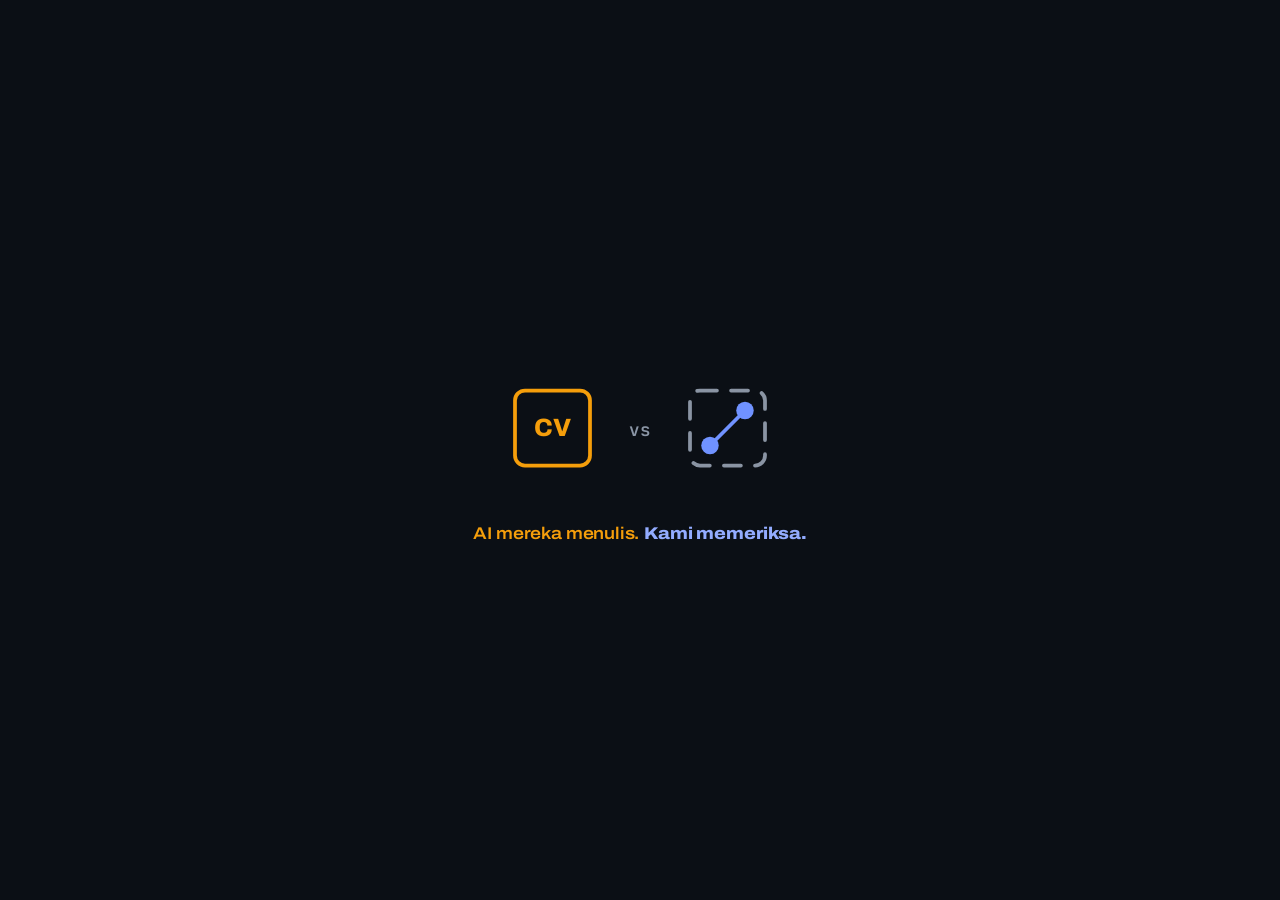
<file: app/index.html>
<!doctype html>
<html lang="id">
<head>
<meta charset="utf-8">
<meta name="viewport" content="width=device-width, initial-scale=1, viewport-fit=cover">
<title>Jejak</title>
<meta name="description" content="Jejak: jasa screening developer. AI mereka menulis CV, kami memeriksanya.">
<meta name="theme-color" content="#0c1117" id="themeColor">
<meta name="apple-mobile-web-app-capable" content="yes">
<meta name="mobile-web-app-capable" content="yes">
<meta name="apple-mobile-web-app-status-bar-style" content="black-translucent">
<meta name="apple-mobile-web-app-title" content="Jejak">
<link rel="manifest" href="manifest.webmanifest">
<link rel="icon" href="icons/icon-192.png" type="image/png">
<link rel="apple-touch-icon" href="icons/apple-touch-icon.png">
<link rel="preconnect" href="https://fonts.googleapis.com">
<link rel="preconnect" href="https://fonts.gstatic.com" crossorigin>
<link rel="stylesheet" href="https://fonts.googleapis.com/css2?family=Archivo:wdth,wght@100..125,400..900&family=Public+Sans:wght@400;500;600&family=JetBrains+Mono:wght@400;600&display=swap">
<link rel="stylesheet" href="app.css">
<script>
  // Apply the saved theme before first paint so there is no flash.
  try { var t = JSON.parse(localStorage.getItem('jejak.theme')); if (t === 'light' || t === 'dark') document.documentElement.dataset.theme = t; } catch (e) {}
</script>
</head>
<body>

<!-- splash: the two AIs meet -->
<div class="splash" id="splash" hidden aria-hidden="true">
  <svg viewBox="0 0 240 120" class="splash-art">
    <g class="sp-rival">
      <rect x="20" y="30" width="60" height="60" rx="8" pathLength="100"/>
      <text x="50" y="66" text-anchor="middle">CV</text>
    </g>
    <text x="120" y="66" text-anchor="middle" class="sp-vs">vs</text>
    <g class="sp-jejak">
      <rect x="160" y="30" width="60" height="60" rx="8" pathLength="100"/>
      <path d="M176 74 204 46" pathLength="100"/>
      <circle cx="176" cy="74" r="7"/><circle cx="204" cy="46" r="7"/>
    </g>
  </svg>
  <p class="splash-word"><span>AI mereka menulis.</span> <b>Kami memeriksa.</b></p>
</div>

<!-- login -->
<div class="login" id="login" hidden>
  <canvas class="login-net" id="loginNet" aria-hidden="true"></canvas>
  <form class="login-card" id="loginForm" novalidate>
    <div class="vs-badge" aria-hidden="true"><span class="r">AI</span><i>vs</i><span class="j">AI</span></div>
    <h1>AI mereka menulis CV.<br><em>Jejak memeriksanya.</em></h1>
    <p class="hint">Masuk untuk melihat siapa yang benar-benar bisa, bukan siapa yang paling pandai menulis. Demo dengan data contoh.</p>
    <label class="f" for="loginUser">Nama pengguna
      <input id="loginUser" name="username" autocomplete="username" autocapitalize="off" autocorrect="off" spellcheck="false" required>
    </label>
    <label class="f" for="loginPass">Kata sandi
      <span class="pw">
        <input id="loginPass" name="password" type="password" autocomplete="current-password" required>
        <button type="button" class="pw-eye" id="pwEye" aria-label="Tampilkan kata sandi" aria-pressed="false">
          <svg viewBox="0 0 24 24" aria-hidden="true"><path d="M2 12s3.5-7 10-7 10 7 10 7-3.5 7-10 7S2 12 2 12z"/><circle cx="12" cy="12" r="3"/></svg>
        </button>
      </span>
    </label>
    <p class="login-error" id="loginError" role="alert" hidden></p>
    <button class="btn" type="submit" id="loginBtn"><span>Masuk</span></button>
    <button class="btn ghost bio" type="button" id="bioLogin" hidden>
      <svg viewBox="0 0 24 24" aria-hidden="true"><path d="M12 3a8 8 0 0 0-8 8v2M20 13v-2a8 8 0 0 0-3-6.2M8 21c1-2 1.5-4 1.5-7a2.5 2.5 0 0 1 5 0c0 2-.2 3.8-.8 5.5M12 14c0 3-.6 5.2-1.8 7M17.5 18c.3-1.3.5-2.6.5-4"/></svg>
      <span>Masuk dengan biometrik</span>
    </button>
    <a class="link center" href="../?web=1">Buka versi web</a>
  </form>
</div>

<div class="shell" id="shell" hidden>
  <header class="appbar" id="appbar">
    <div class="appbar-row">
      <button type="button" class="back" id="backBtn" hidden aria-label="Kembali">
        <svg viewBox="0 0 24 24" aria-hidden="true"><path d="M15 5l-7 7 7 7"/></svg>
      </button>
      <span class="eyebrow" id="eyebrow">Backend Engineer, Laravel</span>
      <span class="small-title" id="smallTitle" hidden></span>
      <span class="appbar-actions">
        <button type="button" class="install" id="installBtn" hidden>Pasang</button>
        <button type="button" class="icon-btn" id="bellBtn" aria-label="Notifikasi">
          <svg viewBox="0 0 24 24" aria-hidden="true"><path d="M6 16V11a6 6 0 0 1 12 0v5l2 2H4z"/><path d="M10 21h4"/></svg>
          <span class="badge-dot" id="bellBadge" hidden></span>
        </button>
      </span>
    </div>
    <h1 id="screenTitle">Beranda</h1>
  </header>

  <div class="ptr" id="ptr" aria-hidden="true"><span class="ptr-ring"></span><span class="ptr-text">Tarik untuk memindai</span></div>

  <main id="main">
    <section class="screen" data-screen="beranda" hidden></section>
    <section class="screen" data-screen="kandidat" hidden>
      <label class="search" for="q">
        <svg viewBox="0 0 24 24" aria-hidden="true"><circle cx="11" cy="11" r="6"/><path d="M20 20l-4.5-4.5"/></svg>
        <input id="q" type="search" placeholder="Cari nama atau keahlian" autocomplete="off">
      </label>
      <div class="chips" id="stageChips" aria-label="Saring tahap"></div>
      <div class="seg" role="group" aria-label="Mode penilaian" id="modeSeg">
        <span class="seg-thumb" aria-hidden="true"></span>
        <button type="button" data-mode="cv" aria-pressed="false">Versi CV</button>
        <button type="button" data-mode="es" aria-pressed="true">Versi bukti</button>
      </div>
      <p class="hint" id="rankHint"></p>
      <div class="clist" id="clist"></div>
      <p class="hint center" id="swipeHint">Geser kartu ke kanan untuk shortlist, ke kiri untuk arsip.</p>
    </section>
    <section class="screen" data-screen="bukti" hidden>
      <div class="live-head"><span class="live"><i></i>Verifikasi berjalan</span><span class="label" id="feedCount"></span></div>
      <div class="chips" id="srcChips" aria-label="Saring sumber"></div>
      <ul class="feed" id="feed"></ul>
    </section>
    <section class="screen" data-screen="jadwal" hidden>
      <div class="week" id="week" role="tablist" aria-label="Pilih hari"></div>
      <div id="dayList"></div>
    </section>
    <section class="screen" data-screen="akun" hidden></section>

    <section class="page" data-page="detail" hidden></section>
    <section class="page" data-page="izin" hidden></section>
  </main>

  <button type="button" class="fab" id="fab" hidden aria-label="Jadwalkan wawancara">
    <svg viewBox="0 0 24 24" aria-hidden="true"><path d="M12 5v14M5 12h14"/></svg>
  </button>

  <nav class="tabbar" id="tabbar" aria-label="Menu utama">
    <span class="tab-ind" id="tabInd" aria-hidden="true"></span>
    <a href="#beranda" data-tab="beranda">
      <svg viewBox="0 0 24 24" aria-hidden="true"><path d="M4 11l8-6 8 6v8a1 1 0 0 1-1 1h-4v-6H9v6H5a1 1 0 0 1-1-1z"/></svg><span>Beranda</span></a>
    <a href="#kandidat" data-tab="kandidat">
      <svg viewBox="0 0 24 24" aria-hidden="true"><path d="M5 19V11M12 19V5M19 19v-6"/></svg><span>Kandidat</span></a>
    <a href="#bukti" data-tab="bukti">
      <svg viewBox="0 0 24 24" aria-hidden="true"><rect x="4" y="4" width="16" height="16" rx="3" stroke-dasharray="3 2.4"/><circle cx="9.5" cy="14.5" r="2"/><circle cx="14.5" cy="9.5" r="2"/><path d="M11 13l2-2"/></svg><span>Bukti</span></a>
    <a href="#jadwal" data-tab="jadwal">
      <svg viewBox="0 0 24 24" aria-hidden="true"><rect x="4" y="5" width="16" height="15" rx="2"/><path d="M4 10h16M9 3v4M15 3v4"/></svg><span>Jadwal</span></a>
    <a href="#akun" data-tab="akun">
      <svg viewBox="0 0 24 24" aria-hidden="true"><circle cx="12" cy="9" r="3.5"/><path d="M5 20c1.2-3.5 4-5 7-5s5.8 1.5 7 5"/></svg><span>Akun</span></a>
  </nav>

  <div class="sheet-backdrop" id="sheetBackdrop" hidden></div>
  <div class="sheet" id="sheet" role="dialog" aria-modal="true" aria-labelledby="sheetTitle" hidden>
    <div class="grab-zone" id="grabZone"><div class="grab" aria-hidden="true"></div>
      <div class="sheet-head"><h2 id="sheetTitle"></h2><button type="button" class="link" id="sheetClose">Tutup</button></div>
    </div>
    <div id="sheetBody"></div>
  </div>
</div>
<div class="toast" id="toast" role="status" aria-live="polite" hidden><span id="toastMsg"></span><button type="button" class="toast-act" id="toastAct" hidden></button></div>

<script src="data.js"></script>
<script src="app.js"></script>
</body>
</html>
</file>
<file: app/app.css>
/* Jejak mobile. Brand idea: AI vs AI. The candidate's AI (amber, "rival") writes the claim;
   Jejak's AI (cobalt, "accent") checks it. Shell: large-title app bar, one scrolling screen,
   5-tab bar with a sliding indicator, pushed detail pages, draggable bottom sheets. */
:root {
  --bg: #eceff3;
  --surface: #ffffff;
  --surface-2: #f4f6f9;
  --ink: #10151d;
  --muted: #5a6473;
  --line: #d6dbe2;
  --accent: #1d4ed8;
  --accent-2: #3b6cf6;
  --accent-soft: #dbe5ff;
  --rival: #b45309;
  --rival-soft: #fdecd3;
  --claim: #8a94a3;
  --ok: #17804c;
  --partial: #a86400;
  --over: #c0322a;
  --hidden: #0b7d87;
  --none: #9aa3af;
  --scrim: rgba(16, 21, 29, .4);
  --shadow: 0 1px 2px rgba(16, 21, 29, .06), 0 8px 24px rgba(16, 21, 29, .06);
  --display: "Archivo", "Arial Narrow", Arial, sans-serif;
  --body: "Public Sans", "Segoe UI", system-ui, -apple-system, sans-serif;
  --mono: "JetBrains Mono", ui-monospace, "SFMono-Regular", Menlo, monospace;
  --tabbar-h: 60px;
  --spring: cubic-bezier(.2, .9, .25, 1.15);
  --ease: cubic-bezier(.2, .8, .2, 1);
  color-scheme: light;
}
@media (prefers-color-scheme: dark) {
  :root:not([data-theme="light"]) {
    --bg: #0b0f15; --surface: #131a23; --surface-2: #19212c; --ink: #e6ebf1; --muted: #8b96a6;
    --line: #253040; --accent: #7092ff; --accent-2: #93acff; --accent-soft: #1a2650;
    --rival: #f59e0b; --rival-soft: #3a2a0f; --claim: #6d7787;
    --ok: #3fbb7b; --partial: #e2a43c; --over: #f06a5e; --hidden: #39c3cd; --none: #5d6775;
    --scrim: rgba(0, 0, 0, .6); --shadow: 0 1px 2px rgba(0,0,0,.4), 0 8px 24px rgba(0,0,0,.25);
    color-scheme: dark;
  }
}
:root[data-theme="dark"] {
  --bg: #0b0f15; --surface: #131a23; --surface-2: #19212c; --ink: #e6ebf1; --muted: #8b96a6;
  --line: #253040; --accent: #7092ff; --accent-2: #93acff; --accent-soft: #1a2650;
  --rival: #f59e0b; --rival-soft: #3a2a0f; --claim: #6d7787;
  --ok: #3fbb7b; --partial: #e2a43c; --over: #f06a5e; --hidden: #39c3cd; --none: #5d6775;
  --scrim: rgba(0, 0, 0, .6); --shadow: 0 1px 2px rgba(0,0,0,.4), 0 8px 24px rgba(0,0,0,.25);
  color-scheme: dark;
}

* { box-sizing: border-box; -webkit-tap-highlight-color: transparent; }
html, body { margin: 0; background: var(--bg); color: var(--ink); }
body { font-family: var(--body); font-size: 15px; line-height: 1.5; -webkit-font-smoothing: antialiased; overscroll-behavior-y: none; }
[hidden] { display: none !important; }
button { font: inherit; color: inherit; }
p { margin: 0; }
h1, h2, h3 { text-wrap: balance; }
:focus-visible { outline: 2px solid var(--accent); outline-offset: 2px; }
.num { font-variant-numeric: tabular-nums; }
.center { text-align: center; justify-self: center; }
svg { overflow: visible; }

/* press feedback everywhere */
.press, .btn, .chip, .ccard, .row, .tile, .icon-btn, .fab, .slot, .day, .insight {
  transition: transform .18s var(--ease), background-color .2s, border-color .2s, color .2s, opacity .2s;
}
.press:active, .btn:active, .chip:active, .row:active, .tile:active, .icon-btn:active, .slot:active, .day:active, .insight:active { transform: scale(.97); }

/* ---------- splash ---------- */
.splash { position: fixed; inset: 0; z-index: 100; display: grid; place-content: center; justify-items: center; gap: 18px; background: #0b0f15; color: #e6ebf1; transition: opacity .45s var(--ease), transform .45s var(--ease); }
.splash.out { opacity: 0; transform: scale(1.06); pointer-events: none; }
.splash-art { width: min(300px, 80vw); height: auto; }
.splash-art rect, .splash-art path { fill: none; stroke-width: 3; stroke-linecap: round; stroke-dasharray: 100; stroke-dashoffset: 100; }
.sp-rival rect { stroke: #f59e0b; animation: draw .7s .1s var(--ease) forwards; }
.sp-rival text { fill: #f59e0b; font: 800 20px var(--display); opacity: 0; animation: pop .4s .55s var(--spring) forwards; }
.sp-jejak rect { stroke: #8a94a3; stroke-dasharray: 6 5; stroke-dashoffset: 0; opacity: 0; animation: fadein .4s .35s forwards; }
.sp-jejak path { stroke: #7092ff; animation: draw .5s .8s var(--ease) forwards; }
.sp-jejak circle { fill: #7092ff; transform-box: fill-box; transform-origin: center; transform: scale(0); animation: pop .45s .65s var(--spring) forwards; }
.sp-jejak circle + circle { animation-delay: 1s; }
.sp-vs { fill: #8b96a6; font: 600 14px var(--mono); opacity: 0; animation: vs .5s .45s var(--spring) forwards; }
.splash-word { font-family: var(--display); font-stretch: 112%; font-size: 17px; letter-spacing: -.01em; opacity: 0; animation: rise .5s 1s var(--ease) forwards; text-align: center; padding: 0 24px; }
.splash-word span { color: #f59e0b; font-weight: 600; }
.splash-word b { color: #93acff; font-weight: 800; }
@keyframes draw { to { stroke-dashoffset: 0; } }
@keyframes pop { from { transform: scale(0); opacity: 0; } to { transform: scale(1); opacity: 1; } }
@keyframes vs { from { transform: scale(2.4); opacity: 0; } to { transform: scale(1); opacity: 1; } }
@keyframes fadein { to { opacity: 1; } }
@keyframes rise { from { opacity: 0; transform: translateY(10px); } to { opacity: 1; transform: none; } }

/* ---------- login ---------- */
.login { position: relative; min-height: 100dvh; display: grid; place-items: center; overflow: hidden; padding: calc(env(safe-area-inset-top, 0px) + 24px) max(20px, env(safe-area-inset-right, 0px)) calc(env(safe-area-inset-bottom, 0px) + 24px) max(20px, env(safe-area-inset-left, 0px)); transition: opacity .35s var(--ease), transform .35s var(--ease); }
.login.leaving { opacity: 0; transform: scale(.96); }
.login-net { position: absolute; inset: 0; width: 100%; height: 100%; opacity: .75; }
.login-card { position: relative; width: 100%; max-width: 380px; display: grid; gap: 14px; background: color-mix(in srgb, var(--bg) 78%, transparent); backdrop-filter: blur(6px); -webkit-backdrop-filter: blur(6px); border-radius: 20px; padding: 8px 4px; animation: rise .6s var(--ease); }
.login-card h1 { margin: 4px 0 0; font-family: var(--display); font-weight: 800; font-stretch: 112%; font-size: 30px; letter-spacing: -.02em; line-height: 1.08; }
.login-card h1 em { font-style: normal; color: var(--accent); }
.login-card input { font: inherit; font-size: 16px; color: var(--ink); background: var(--surface); border: 1px solid var(--line); border-radius: 12px; padding: 13px 14px; width: 100%; transition: border-color .2s, box-shadow .2s; }
.login-card input:focus { outline: none; border-color: var(--accent); box-shadow: 0 0 0 4px var(--accent-soft); }
.login-card input[aria-invalid="true"] { border-color: var(--over); }
.login-card.shake { animation: shake .4s; }
@keyframes shake { 20%, 60% { transform: translateX(-8px); } 40%, 80% { transform: translateX(8px); } }
.pw { position: relative; display: block; }
.pw input { padding-right: 48px; }
.pw-eye { position: absolute; right: 4px; top: 50%; transform: translateY(-50%); width: 40px; height: 40px; border: 0; background: none; color: var(--muted); display: grid; place-items: center; cursor: pointer; }
.pw-eye svg, .bio svg { width: 20px; height: 20px; fill: none; stroke: currentColor; stroke-width: 1.8; stroke-linecap: round; }
.pw-eye[aria-pressed="true"] { color: var(--accent); }
.login-error { color: var(--over); font-size: 14px; }
.vs-badge { display: inline-flex; align-items: center; gap: 8px; font-family: var(--display); font-weight: 800; font-stretch: 115%; font-size: 15px; justify-self: start; border: 1px solid var(--line); border-radius: 999px; padding: 5px 12px; background: var(--surface); }
.vs-badge .r { color: var(--rival); } .vs-badge .j { color: var(--accent); }
.vs-badge i { font-style: normal; font-family: var(--mono); font-weight: 400; font-size: 11px; color: var(--muted); }
.btn.bio { display: inline-flex; justify-content: center; align-items: center; gap: 10px; }

/* ---------- generic ---------- */
.shell { max-width: 600px; margin: 0 auto; min-height: 100dvh; animation: fadein .35s var(--ease); }
.card { background: var(--surface); border: 1px solid var(--line); border-radius: 16px; padding: 14px; }
.label { font-family: var(--mono); font-size: 10.5px; letter-spacing: .07em; text-transform: uppercase; color: var(--muted); }
.hint { color: var(--muted); font-size: 13px; }
.link { border: 0; background: none; color: var(--accent); font-weight: 600; font-size: 14px; padding: 6px 0; cursor: pointer; text-decoration: none; }
.btn { border: 1px solid var(--ink); background: var(--ink); color: var(--bg); border-radius: 14px; padding: 13px 16px; font-weight: 600; font-size: 15px; cursor: pointer; width: 100%; position: relative; overflow: hidden; }
.btn.accent { background: var(--accent); border-color: var(--accent); color: #fff; }
.btn.ghost { background: var(--surface); color: var(--ink); border-color: var(--line); }
.btn.danger { background: var(--over); border-color: var(--over); color: #fff; }
.btn:disabled { opacity: .45; }
.btn .spin { display: inline-block; width: 16px; height: 16px; border: 2px solid currentColor; border-right-color: transparent; border-radius: 50%; animation: spin .7s linear infinite; vertical-align: -3px; }
@keyframes spin { to { transform: rotate(360deg); } }
.pill { font-family: var(--mono); font-size: 10.5px; letter-spacing: .04em; text-transform: uppercase; padding: 2px 8px; border-radius: 999px; border: 1px solid currentColor; white-space: nowrap; }
.st-ok { color: var(--ok); } .st-partial { color: var(--partial); } .st-over { color: var(--over); } .st-hidden { color: var(--hidden); } .st-none { color: var(--none); }
.av { flex: none; width: 44px; height: 44px; border-radius: 14px; display: grid; place-items: center; color: #fff; font-family: var(--display); font-weight: 800; font-stretch: 110%; font-size: 15px; background: hsl(var(--h) 55% 44%); }
.av.lg { width: 64px; height: 64px; border-radius: 20px; font-size: 22px; }
.av.sm { width: 32px; height: 32px; border-radius: 10px; font-size: 12px; }
.section-title { display: flex; justify-content: space-between; align-items: baseline; margin-top: 6px; gap: 8px; }
.section-title h3 { margin: 0; font-family: var(--display); font-weight: 800; font-stretch: 108%; font-size: 18px; }
.empty { text-align: center; color: var(--muted); padding: 28px 16px; display: grid; gap: 10px; justify-items: center; }
.empty svg { width: 56px; height: 56px; fill: none; stroke: var(--claim); stroke-width: 1.5; stroke-dasharray: 4 3; }

/* ---------- app bar ---------- */
.appbar { position: sticky; top: 0; z-index: 8; background: color-mix(in srgb, var(--bg) 90%, transparent); backdrop-filter: blur(14px); -webkit-backdrop-filter: blur(14px); padding: calc(env(safe-area-inset-top, 0px) + 8px) max(16px, env(safe-area-inset-right, 0px)) 10px max(16px, env(safe-area-inset-left, 0px)); border-bottom: 1px solid transparent; transition: border-color .2s; view-transition-name: appbar; }
.appbar.scrolled { border-bottom-color: var(--line); }
.appbar-row { display: flex; align-items: center; gap: 8px; min-height: 36px; }
.eyebrow { font-family: var(--mono); font-size: 11px; letter-spacing: .07em; text-transform: uppercase; color: var(--muted); min-width: 0; overflow: hidden; text-overflow: ellipsis; white-space: nowrap; }
.small-title { font-weight: 600; font-size: 16px; min-width: 0; overflow: hidden; text-overflow: ellipsis; white-space: nowrap; }
.appbar-actions { margin-left: auto; display: flex; gap: 6px; align-items: center; }
.appbar h1 { margin: 0; font-family: var(--display); font-weight: 800; font-stretch: 115%; font-size: 32px; letter-spacing: -.02em; line-height: 1.12; transition: font-size .2s var(--ease); }
.appbar.compact h1 { font-size: 22px; }
.appbar.is-page h1 { display: none; }
.back, .icon-btn { position: relative; width: 38px; height: 38px; border-radius: 12px; border: 0; background: transparent; display: grid; place-items: center; cursor: pointer; color: var(--ink); }
.back { margin-left: -8px; }
.back svg, .icon-btn svg { width: 24px; height: 24px; fill: none; stroke: currentColor; stroke-width: 1.9; stroke-linecap: round; stroke-linejoin: round; }
.badge-dot { position: absolute; top: 5px; right: 5px; min-width: 17px; height: 17px; border-radius: 9px; background: var(--over); color: #fff; font: 600 10px/17px var(--mono); text-align: center; padding: 0 4px; border: 2px solid var(--bg); animation: pop .4s var(--spring); }
.bell-ring svg { animation: ring .8s var(--ease); transform-origin: 50% 10%; }
@keyframes ring { 15% { transform: rotate(16deg); } 30% { transform: rotate(-14deg); } 45% { transform: rotate(10deg); } 60% { transform: rotate(-6deg); } 75% { transform: rotate(3deg); } }
.install { border: 1px solid var(--ink); background: var(--ink); color: var(--bg); border-radius: 999px; padding: 5px 12px; font-size: 13px; font-weight: 600; cursor: pointer; }

main { padding: 6px max(16px, env(safe-area-inset-right, 0px)) calc(var(--tabbar-h) + env(safe-area-inset-bottom, 0px) + 28px) max(16px, env(safe-area-inset-left, 0px)); }
main.no-tabbar { padding-bottom: calc(96px + env(safe-area-inset-bottom, 0px)); }
.screen, .page { display: grid; gap: 14px; }
.fallback-push { animation: in-right .32s var(--ease); }
.fallback-pop { animation: in-left .32s var(--ease); }
.fallback-tab { animation: rise .25s var(--ease); }
@keyframes in-right { from { transform: translateX(28%); opacity: 0; } to { transform: none; opacity: 1; } }
@keyframes in-left { from { transform: translateX(-20%); opacity: 0; } to { transform: none; opacity: 1; } }

/* staggered entrance for lists */
.stagger > * { animation: rise .45s var(--ease) both; animation-delay: calc(var(--i, 0) * 45ms); }

/* view transitions */
::view-transition-old(root), ::view-transition-new(root) { animation-duration: .34s; animation-timing-function: var(--ease); }
html[data-nav="push"]::view-transition-old(root) { animation-name: vt-out-left; }
html[data-nav="push"]::view-transition-new(root) { animation-name: vt-in-right; }
html[data-nav="pop"]::view-transition-old(root) { animation-name: vt-out-right; }
html[data-nav="pop"]::view-transition-new(root) { animation-name: vt-in-left; }
html[data-nav="tab"]::view-transition-old(root) { animation: vt-fade-out .18s var(--ease) both; }
html[data-nav="tab"]::view-transition-new(root) { animation: vt-fade-up .28s var(--ease) both; }
::view-transition-group(hero-av), ::view-transition-group(hero-nm) { animation-duration: .42s; animation-timing-function: var(--spring); }
@keyframes vt-out-left { to { transform: translateX(-24%); opacity: .4; } }
@keyframes vt-in-right { from { transform: translateX(100%); } }
@keyframes vt-out-right { to { transform: translateX(100%); } }
@keyframes vt-in-left { from { transform: translateX(-24%); opacity: .4; } }
@keyframes vt-fade-out { to { opacity: 0; } }
@keyframes vt-fade-up { from { opacity: 0; transform: translateY(10px); } }

/* ---------- pull to refresh ---------- */
.ptr { position: fixed; left: 50%; top: calc(env(safe-area-inset-top, 0px) + 64px); z-index: 7; transform: translate(-50%, -80px); display: flex; align-items: center; gap: 10px; background: var(--surface); border: 1px solid var(--line); border-radius: 999px; padding: 8px 14px 8px 8px; box-shadow: var(--shadow); font-size: 13px; font-weight: 600; opacity: 0; pointer-events: none; }
.ptr-ring { width: 22px; height: 22px; border-radius: 50%; border: 2.5px solid var(--accent-soft); border-top-color: var(--accent); transform: rotate(var(--r, 0deg)); }
.ptr.loading .ptr-ring { animation: spin .7s linear infinite; }
.ptr.settle { transition: transform .35s var(--ease), opacity .35s; }

/* ---------- beranda ---------- */
.hello { display: grid; gap: 2px; }
.hello p { color: var(--muted); }
.duel-hero { position: relative; overflow: hidden; border-radius: 20px; padding: 18px; color: #e6ebf1; background: #0f1520; display: grid; gap: 12px; }
.duel-hero::before { content: ""; position: absolute; inset: -40%; background: conic-gradient(from 0deg, transparent 0 70%, rgba(112, 146, 255, .28) 85%, transparent 100%); animation: sweep 6s linear infinite; }
.duel-hero > * { position: relative; }
.duel-hero h2 { margin: 0; font-family: var(--display); font-weight: 800; font-stretch: 112%; font-size: 22px; line-height: 1.15; letter-spacing: -.01em; }
.duel-hero h2 span { color: #f59e0b; } .duel-hero h2 b { color: #93acff; }
.duel-hero .label { color: #8b96a6; }
.duel-stats { display: grid; grid-template-columns: 1fr auto 1fr; align-items: end; gap: 10px; }
.duel-stats b { display: block; font-family: var(--display); font-weight: 800; font-stretch: 112%; font-size: 34px; line-height: 1; font-variant-numeric: tabular-nums; }
.duel-stats .r b { color: #f59e0b; } .duel-stats .j { text-align: right; } .duel-stats .j b { color: #93acff; }
.duel-stats .vs { font-family: var(--mono); color: #8b96a6; font-size: 12px; padding-bottom: 6px; }
@keyframes sweep { to { transform: rotate(360deg); } }
.tiles { display: grid; grid-template-columns: 1fr 1fr; gap: 10px; }
.tile { text-align: left; background: var(--surface); border: 1px solid var(--line); border-radius: 16px; padding: 14px; cursor: pointer; display: grid; gap: 4px; }
.tile b { font-family: var(--display); font-weight: 800; font-stretch: 112%; font-size: 30px; line-height: 1; font-variant-numeric: tabular-nums; }
.tile small { color: var(--muted); font-size: 12px; }
.tile.alert b { color: var(--over); }
.carousel { display: grid; grid-auto-flow: column; grid-auto-columns: 84%; gap: 10px; overflow-x: auto; scroll-snap-type: x mandatory; scrollbar-width: none; margin: 0 calc(-1 * max(16px, env(safe-area-inset-right, 0px))); padding: 2px max(16px, env(safe-area-inset-right, 0px)) 4px; scroll-padding: 0 max(16px, env(safe-area-inset-right, 0px)); }
.carousel::-webkit-scrollbar { display: none; }
.insight { scroll-snap-align: start; text-align: left; border: 1px solid var(--line); background: var(--surface); border-radius: 18px; padding: 16px; display: grid; gap: 8px; cursor: pointer; min-width: 0; }
.insight .top { display: flex; gap: 10px; align-items: center; }
.insight h4 { margin: 0; font-size: 16px; }
.insight p { color: var(--muted); font-size: 14px; }
.insight .go { color: var(--accent); font-weight: 600; font-size: 13px; }
.dots { display: flex; gap: 6px; justify-content: center; }
.dots i { width: 6px; height: 6px; border-radius: 3px; background: var(--line); transition: width .3s var(--ease), background .3s; }
.dots i.on { width: 18px; background: var(--accent); }
.timeline { list-style: none; margin: 0; padding: 0; display: grid; }
.timeline li { display: grid; grid-template-columns: 46px 26px 1fr; gap: 0 8px; align-items: start; padding: 8px 0; position: relative; }
.timeline li::before { content: ""; position: absolute; left: 66px; top: 32px; bottom: -8px; width: 1.5px; background: var(--line); }
.timeline li:last-child::before { display: none; }
.timeline time { font-family: var(--mono); font-size: 11.5px; color: var(--muted); padding-top: 4px; }
.timeline .src { width: 26px; height: 26px; border-radius: 8px; display: grid; place-items: center; font: 600 11px var(--mono); background: var(--accent-soft); color: var(--accent); }
.timeline .m { font-size: 14px; padding-top: 3px; }
.timeline li.new { animation: newrow 1.2s var(--ease); }
@keyframes newrow { 0% { opacity: 0; transform: translateY(-10px); } 30% { opacity: 1; transform: none; background: var(--accent-soft); } 100% { background: transparent; } }
.live { display: inline-flex; align-items: center; gap: 8px; font-weight: 600; font-size: 13px; color: var(--ok); }
.live i { width: 8px; height: 8px; border-radius: 50%; background: var(--ok); box-shadow: 0 0 0 0 color-mix(in srgb, var(--ok) 60%, transparent); animation: pulse 1.8s infinite; }
@keyframes pulse { 70% { box-shadow: 0 0 0 8px transparent; } 100% { box-shadow: 0 0 0 0 transparent; } }
.live-head { display: flex; justify-content: space-between; align-items: center; }
.refresh-btn { border: 0; background: none; color: var(--accent); font-weight: 600; font-size: 13px; cursor: pointer; display: inline-flex; gap: 6px; align-items: center; }
.refresh-btn svg { width: 16px; height: 16px; fill: none; stroke: currentColor; stroke-width: 2; stroke-linecap: round; }
.refresh-btn.busy svg { animation: spin .8s linear infinite; }

/* ---------- kandidat ---------- */
.search { display: flex; align-items: center; gap: 8px; background: var(--surface); border: 1px solid var(--line); border-radius: 14px; padding: 0 12px; transition: border-color .2s, box-shadow .2s; }
.search:focus-within { border-color: var(--accent); box-shadow: 0 0 0 4px var(--accent-soft); }
.search svg { width: 18px; height: 18px; fill: none; stroke: var(--muted); stroke-width: 2; stroke-linecap: round; flex: none; }
.search input { flex: 1; min-width: 0; border: 0; background: transparent; font: inherit; font-size: 16px; color: var(--ink); padding: 11px 0; outline: none; }
.chips { display: flex; gap: 8px; overflow-x: auto; scrollbar-width: none; margin: 0 calc(-1 * max(16px, env(safe-area-inset-right, 0px))); padding: 0 max(16px, env(safe-area-inset-right, 0px)) 2px; }
.chips::-webkit-scrollbar { display: none; }
.chip { flex: none; border: 1px solid var(--line); background: var(--surface); border-radius: 999px; padding: 7px 14px; font-size: 14px; font-weight: 600; color: var(--muted); cursor: pointer; white-space: nowrap; display: inline-flex; gap: 6px; align-items: center; }
.chip .n { font: 600 11px var(--mono); opacity: .7; }
.chip[aria-selected="true"], .chip[aria-pressed="true"] { background: var(--ink); color: var(--bg); border-color: var(--ink); }
.seg { position: relative; display: grid; grid-template-columns: 1fr 1fr; border: 1px solid var(--line); border-radius: 14px; background: var(--surface); padding: 3px; }
.seg-thumb { position: absolute; top: 3px; bottom: 3px; left: 3px; width: calc(50% - 3px); border-radius: 11px; background: var(--accent); transition: transform .35s var(--spring), background .3s; }
.seg[data-mode="cv"] .seg-thumb { background: var(--rival); }
.seg[data-mode="es"] .seg-thumb { transform: translateX(100%); }
.seg button { position: relative; border: 0; background: transparent; padding: 9px 6px; border-radius: 11px; font-weight: 600; font-size: 14px; color: var(--muted); cursor: pointer; transition: color .25s; }
.seg button[aria-pressed="true"] { color: #fff; }

.clist { display: grid; gap: 10px; }
.cwrap { position: relative; border-radius: 18px; }
.swipe-bg { position: absolute; inset: 0; border-radius: 18px; display: flex; justify-content: space-between; align-items: center; padding: 0 22px; font-weight: 700; font-size: 14px; color: #fff; background: var(--ok); }
.swipe-bg.left { background: var(--over); }
.swipe-bg .sl, .swipe-bg .sr { opacity: 0; transition: opacity .15s, transform .2s var(--spring); }
.swipe-bg.right .sl, .swipe-bg.left .sr { opacity: 1; }
.swipe-bg.armed .sl, .swipe-bg.armed .sr { transform: scale(1.15); }
.ccard { position: relative; display: grid; grid-template-columns: auto minmax(0, 1fr) auto; gap: 12px; align-items: center; background: var(--surface); border: 1px solid var(--line); border-radius: 18px; padding: 14px; cursor: pointer; touch-action: pan-y; user-select: none; -webkit-user-select: none; }
.ccard.dragging { transition: none; box-shadow: var(--shadow); }
.ccard .cmain { min-width: 0; display: grid; gap: 4px; }
.ccard .nmrow { display: flex; align-items: center; gap: 6px; min-width: 0; }
.ccard .nm { font-weight: 600; font-size: 16px; overflow: hidden; text-overflow: ellipsis; white-space: nowrap; }
.ccard .star { color: var(--partial); font-size: 14px; }
.ccard .meta { display: flex; gap: 8px; align-items: center; font-size: 12px; color: var(--muted); min-width: 0; }
.ccard .meta span:last-child { overflow: hidden; text-overflow: ellipsis; white-space: nowrap; }
.stage-pill { font: 600 10.5px var(--mono); letter-spacing: .03em; text-transform: uppercase; padding: 2px 7px; border-radius: 6px; background: var(--surface-2); color: var(--muted); white-space: nowrap; }
.tug { position: relative; height: 6px; border-radius: 3px; background: var(--surface-2); overflow: hidden; }
.tug i { position: absolute; inset: 0 auto 0 0; border-radius: 3px; background: var(--accent); transition: width .6s var(--ease), background .3s; }
.clist[data-mode="cv"] .tug i { background: var(--rival); }
.cside { display: grid; justify-items: end; gap: 2px; }
.cside .pos { font: 600 11px var(--mono); color: var(--muted); }
.cside b { font-family: var(--display); font-weight: 800; font-stretch: 112%; font-size: 28px; line-height: 1; color: var(--accent); font-variant-numeric: tabular-nums; transition: color .3s; }
.clist[data-mode="cv"] .cside b { color: var(--rival); }
.delta { font: 600 11.5px var(--mono); }
.up { color: var(--ok); } .down { color: var(--over); } .same { color: var(--muted); }

/* ---------- detail ---------- */
.dhero { display: grid; grid-template-columns: auto minmax(0, 1fr) auto; gap: 14px; align-items: center; }
.dhero h2 { margin: 0; font-family: var(--display); font-weight: 800; font-stretch: 110%; font-size: 24px; line-height: 1.1; }
.dhero p { color: var(--muted); font-size: 13px; }
.star-btn { width: 44px; height: 44px; border-radius: 14px; border: 1px solid var(--line); background: var(--surface); font-size: 20px; cursor: pointer; color: var(--muted); }
.star-btn[aria-pressed="true"] { color: var(--partial); border-color: color-mix(in srgb, var(--partial) 50%, var(--line)); animation: pop .4s var(--spring); }
.stepper { display: grid; gap: 10px; }
.steps { position: relative; display: grid; grid-template-columns: repeat(4, 1fr); }
.steps::before, .steps .fill { content: ""; position: absolute; top: 9px; left: 12.5%; height: 3px; border-radius: 2px; background: var(--line); width: 75%; }
.steps .fill { background: var(--accent); width: 0; transition: width .7s var(--ease); }
.step { position: relative; display: grid; justify-items: center; gap: 6px; font-size: 11.5px; color: var(--muted); text-align: center; }
.step i { width: 21px; height: 21px; border-radius: 50%; border: 3px solid var(--line); background: var(--surface); transition: border-color .3s, background .3s, transform .3s var(--spring); }
.step.done i { border-color: var(--accent); background: var(--accent); }
.step.cur i { border-color: var(--accent); background: var(--surface); transform: scale(1.2); box-shadow: 0 0 0 5px var(--accent-soft); }
.step.cur { color: var(--ink); font-weight: 600; }

.duel { display: grid; gap: 12px; }
.duel-row { display: grid; grid-template-columns: 1fr auto 1fr; gap: 10px; align-items: center; }
.duel-row .side { display: grid; gap: 2px; }
.duel-row .side.j { text-align: right; }
.duel-row b { font-family: var(--display); font-weight: 800; font-stretch: 112%; font-size: 32px; line-height: 1; font-variant-numeric: tabular-nums; }
.duel-row .r b { color: var(--rival); } .duel-row .j b { color: var(--accent); }
.duel-row .vs { font: 600 12px var(--mono); color: var(--muted); }
.rope { position: relative; height: 12px; border-radius: 6px; background: var(--rival); overflow: hidden; }
.rope i { position: absolute; inset: 0 0 0 auto; background: var(--accent); width: 50%; transition: width 1s var(--spring); }
.rope::after { content: ""; position: absolute; top: 0; bottom: 0; left: 50%; width: 2px; background: var(--surface); transform: translateX(-1px); }
.ai-signals { display: grid; gap: 6px; font-size: 13px; }
.ai-signals .sig { display: grid; grid-template-columns: 1fr auto; gap: 8px; }
.ai-signals .phr { display: flex; flex-wrap: wrap; gap: 6px; }
.ai-signals .phr span { font: 12px var(--mono); padding: 2px 8px; border-radius: 6px; background: var(--rival-soft); color: var(--rival); text-decoration: line-through; text-decoration-color: color-mix(in srgb, var(--rival) 60%, transparent); }
.years { display: grid; gap: 8px; }
.yrow { display: grid; grid-template-columns: 74px 1fr 52px; gap: 10px; align-items: center; font-size: 13px; }
.ybar { height: 10px; border-radius: 5px; background: var(--surface-2); overflow: hidden; }
.ybar i { display: block; height: 100%; border-radius: 5px; width: 0; transition: width .9s var(--ease); }
.ybar.cv i { background: var(--rival); } .ybar.ok i { background: var(--accent); }
.agent { position: relative; border-radius: 16px; padding: 14px; font-size: 14px; background: var(--accent-soft); color: var(--ink); overflow: hidden; }
.agent .label { color: var(--accent); display: flex; align-items: center; gap: 6px; margin-bottom: 4px; }
.agent .label::before { content: ""; width: 7px; height: 7px; border-radius: 50%; background: var(--accent); animation: pulse 1.8s infinite; box-shadow: 0 0 0 0 var(--accent); }
.typing::after { content: "▍"; color: var(--accent); animation: blink .8s steps(1) infinite; }
@keyframes blink { 50% { opacity: 0; } }
.graph { width: 100%; height: auto; display: block; }
.graph text { font-family: var(--body); fill: var(--ink); }
.graph .lvl { font-family: var(--mono); fill: var(--muted); }
.graph .spoke { stroke: var(--line); stroke-dasharray: 120; stroke-dashoffset: 120; animation: draw .6s var(--ease) forwards; animation-delay: calc(var(--i) * 60ms); }
.graph .node { transform-box: fill-box; transform-origin: center; animation: pop .55s var(--spring) both; animation-delay: calc(250ms + var(--i) * 80ms); }
.graph .lbl { animation: fadein .4s both; animation-delay: calc(400ms + var(--i) * 80ms); opacity: 0; }
.graph .sweep { transform-box: view-box; transform-origin: 180px 165px; animation: sweep 1.6s var(--ease) both, fadeaway 1.8s forwards; }
@keyframes fadeaway { 0%, 70% { opacity: 1; } 100% { opacity: 0; } }
.legend { display: flex; flex-wrap: wrap; gap: 4px 14px; font-size: 12px; color: var(--muted); margin-top: 6px; }
.key { display: inline-flex; align-items: center; gap: 6px; }
.sw-c { width: 12px; height: 12px; border-radius: 50%; border: 1.5px dashed var(--rival); }
.sw-e { width: 10px; height: 10px; border-radius: 50%; background: var(--accent); }
.list { list-style: none; margin: 0; padding: 0; background: var(--surface); border: 1px solid var(--line); border-radius: 16px; overflow: hidden; }
.list > li + li { border-top: 1px solid var(--line); }
.row { width: 100%; display: grid; grid-template-columns: 1fr auto; gap: 6px 10px; align-items: center; padding: 13px 14px; border: 0; background: transparent; text-align: left; cursor: pointer; }
.row .t { font-weight: 600; font-size: 15px; min-width: 0; }
.row .lv { grid-column: 1 / 3; display: flex; gap: 14px; align-items: center; flex-wrap: wrap; font-size: 12px; color: var(--muted); }
.row .chev { color: var(--muted); }
.pips { display: inline-flex; gap: 3px; vertical-align: middle; }
.pips i { width: 10px; height: 10px; border-radius: 3px; border: 1.5px solid var(--line); }
.pips.c i.on { border: 1.5px dashed var(--rival); }
.pips.e i.on { background: var(--accent); border-color: var(--accent); }
.actionbar { position: fixed; left: 0; right: 0; bottom: 0; z-index: 7; display: grid; grid-template-columns: 1fr 1fr; gap: 10px; max-width: 600px; margin: 0 auto; padding: 12px max(16px, env(safe-area-inset-right, 0px)) calc(12px + env(safe-area-inset-bottom, 0px)) max(16px, env(safe-area-inset-left, 0px)); background: color-mix(in srgb, var(--bg) 88%, transparent); backdrop-filter: blur(14px); -webkit-backdrop-filter: blur(14px); border-top: 1px solid var(--line); animation: barup .4s var(--ease); }
@keyframes barup { from { transform: translateY(100%); } }

/* evidence items */
.ev-item { display: grid; gap: 4px; padding: 13px 14px; }
.ev-item .top { display: flex; justify-content: space-between; gap: 8px; align-items: center; }
.ev-item .src { font-weight: 600; font-size: 13px; display: inline-flex; gap: 8px; align-items: center; }
.ev-item .t { font-weight: 600; }
.ev-item p { color: var(--muted); font-size: 13.5px; }
.ev-item .who { font-size: 12px; color: var(--muted); display: flex; align-items: center; gap: 8px; }
.sbadge { font: 600 11px var(--mono); width: 24px; height: 24px; display: inline-grid; place-items: center; border-radius: 7px; border: 1.5px solid var(--claim); color: var(--claim); }
.sbadge.Kuat { border-color: var(--accent); color: var(--accent); background: var(--accent-soft); }
.sbadge.Sedang { border-color: var(--ink); color: var(--ink); }
.feed { list-style: none; margin: 0; padding: 0; display: grid; gap: 10px; }
.feed > li { background: var(--surface); border: 1px solid var(--line); border-radius: 16px; }

/* ---------- jadwal ---------- */
.week { display: grid; grid-template-columns: repeat(7, minmax(0, 1fr)); gap: 6px; }
.day { border: 1px solid var(--line); background: var(--surface); border-radius: 14px; padding: 8px 0; display: grid; justify-items: center; gap: 2px; cursor: pointer; position: relative; }
.day small { font: 600 10.5px var(--mono); color: var(--muted); text-transform: uppercase; }
.day b { font-family: var(--display); font-weight: 800; font-size: 19px; }
.day .dot { width: 5px; height: 5px; border-radius: 50%; background: var(--accent); }
.day .dot.off { background: transparent; }
.day[aria-selected="true"] { background: var(--accent); border-color: var(--accent); color: #fff; }
.day[aria-selected="true"] small { color: rgba(255,255,255,.8); } .day[aria-selected="true"] .dot { background: #fff; }
.day.weekend b { color: var(--muted); }
.day[aria-selected="true"].weekend b { color: #fff; }
.iv { display: grid; grid-template-columns: 58px minmax(0, 1fr) auto; gap: 12px; align-items: center; padding: 13px 14px; }
.iv time { font-family: var(--display); font-weight: 800; font-stretch: 110%; font-size: 20px; }
.iv .who { display: flex; gap: 10px; align-items: center; min-width: 0; }
.iv .who div { min-width: 0; }
.iv .who b { display: block; font-weight: 600; overflow: hidden; text-overflow: ellipsis; white-space: nowrap; }
.iv .who small { color: var(--muted); font-size: 12px; }
.iv-actions { display: flex; gap: 4px; }
.iv-actions .icon-btn svg { width: 20px; height: 20px; }
.fab { position: fixed; z-index: 7; right: max(18px, calc((100vw - 600px) / 2 + 18px)); bottom: calc(var(--tabbar-h) + env(safe-area-inset-bottom, 0px) + 18px); width: 58px; height: 58px; border-radius: 18px; border: 0; background: var(--accent); color: #fff; display: grid; place-items: center; box-shadow: 0 10px 30px color-mix(in srgb, var(--accent) 45%, transparent); cursor: pointer; animation: pop .45s var(--spring); }
.fab svg { width: 26px; height: 26px; fill: none; stroke: currentColor; stroke-width: 2.4; stroke-linecap: round; }
.fab:active { transform: scale(.92) rotate(90deg); }
.slots { display: grid; grid-template-columns: repeat(4, 1fr); gap: 8px; }
.slot { border: 1px solid var(--line); background: var(--surface); border-radius: 12px; padding: 10px 0; font: 600 14px var(--mono); cursor: pointer; }
.slot[aria-pressed="true"] { background: var(--accent); border-color: var(--accent); color: #fff; }
.slot:disabled { opacity: .35; text-decoration: line-through; cursor: default; }
.success { display: grid; justify-items: center; gap: 10px; text-align: center; padding: 8px 0 4px; }
.success svg { width: 84px; height: 84px; }
.success circle { fill: none; stroke: var(--ok); stroke-width: 4; stroke-dasharray: 260; stroke-dashoffset: 260; animation: draw .6s var(--ease) forwards; }
.success path { fill: none; stroke: var(--ok); stroke-width: 5; stroke-linecap: round; stroke-linejoin: round; stroke-dasharray: 60; stroke-dashoffset: 60; animation: draw .4s .45s var(--ease) forwards; }
.success h3 { margin: 0; font-family: var(--display); font-weight: 800; font-size: 22px; }
.burst { position: fixed; pointer-events: none; z-index: 60; width: 8px; height: 8px; border-radius: 2px; }

/* ---------- akun ---------- */
.profile { display: flex; gap: 14px; align-items: center; }
.profile b { display: block; font-size: 17px; }
.profile small { color: var(--muted); }
.set { display: grid; grid-template-columns: 34px minmax(0, 1fr) auto; gap: 12px; align-items: center; padding: 13px 14px; width: 100%; border: 0; background: transparent; text-align: left; cursor: pointer; }
.set .ic { width: 34px; height: 34px; border-radius: 10px; display: grid; place-items: center; background: var(--accent-soft); color: var(--accent); }
.set .ic.r { background: var(--rival-soft); color: var(--rival); }
.set .ic.g { background: color-mix(in srgb, var(--ok) 15%, transparent); color: var(--ok); }
.set .ic.x { background: color-mix(in srgb, var(--over) 14%, transparent); color: var(--over); }
.set .ic svg { width: 19px; height: 19px; fill: none; stroke: currentColor; stroke-width: 1.9; stroke-linecap: round; stroke-linejoin: round; }
.set b { display: block; font-weight: 600; font-size: 15px; }
.set small { color: var(--muted); font-size: 12.5px; }
.set .chev { color: var(--muted); font-size: 18px; }
.switch { position: relative; width: 51px; height: 31px; border-radius: 999px; border: 0; background: var(--line); cursor: pointer; transition: background .25s; flex: none; }
.switch::after { content: ""; position: absolute; top: 2px; left: 2px; width: 27px; height: 27px; border-radius: 50%; background: #fff; box-shadow: 0 2px 4px rgba(0,0,0,.25); transition: transform .3s var(--spring); }
.switch[aria-checked="true"] { background: var(--ok); }
.switch[aria-checked="true"]::after { transform: translateX(20px); }
.switch:disabled { opacity: .4; }
.theme-seg { display: grid; grid-template-columns: repeat(3, 1fr); gap: 6px; padding: 0 14px 14px; }
.comply { display: grid; gap: 8px; font-size: 13px; color: var(--muted); }
.comply b { color: var(--ink); }

/* consent */
.consent-score { display: grid; grid-template-columns: 1fr auto; align-items: center; gap: 4px 12px; }
.consent-score b { font-family: var(--display); font-weight: 800; font-stretch: 112%; font-size: 36px; line-height: 1; color: var(--accent); font-variant-numeric: tabular-nums; }
.consent-score .was { font-family: var(--mono); font-size: 12px; color: var(--muted); text-align: right; }
.src-row { display: grid; grid-template-columns: 1fr auto; gap: 4px 12px; align-items: center; padding: 13px 14px; }
.src-row .t { font-weight: 600; }
.src-row p { grid-column: 1; color: var(--muted); font-size: 13px; }
.src-row .tr { font-family: var(--mono); font-size: 11px; color: var(--muted); }
.src-row .switch { grid-row: 1 / 3; grid-column: 2; }
.audit { list-style: none; margin: 0; padding: 0; font-size: 13px; }
.audit li { display: grid; grid-template-columns: 52px 1fr; gap: 10px; padding: 10px 14px; }
.audit li + li { border-top: 1px solid var(--line); }
.audit time { font-family: var(--mono); font-size: 11.5px; color: var(--muted); padding-top: 1px; }
textarea { font: inherit; font-size: 16px; color: var(--ink); background: var(--surface); border: 1px solid var(--line); border-radius: 12px; padding: 10px 12px; width: 100%; min-height: 110px; resize: vertical; }
label.f { display: grid; gap: 6px; font-size: 13px; font-weight: 600; }

/* ---------- tab bar ---------- */
.tabbar { position: fixed; left: 0; right: 0; bottom: 0; z-index: 8; display: grid; grid-template-columns: repeat(5, 1fr); background: color-mix(in srgb, var(--surface) 90%, transparent); backdrop-filter: blur(16px); -webkit-backdrop-filter: blur(16px); border-top: 1px solid var(--line); padding: 0 max(6px, env(safe-area-inset-right, 0px)) env(safe-area-inset-bottom, 0px) max(6px, env(safe-area-inset-left, 0px)); view-transition-name: tabbar; transition: transform .3s var(--ease); }
.tabbar.away { transform: translateY(110%); }
.tabbar a { position: relative; height: var(--tabbar-h); display: grid; place-content: center; justify-items: center; gap: 3px; color: var(--muted); text-decoration: none; font-size: 10.5px; font-weight: 600; transition: color .2s; }
.tabbar svg { width: 24px; height: 24px; fill: none; stroke: currentColor; stroke-width: 1.8; stroke-linecap: round; stroke-linejoin: round; transition: transform .35s var(--spring); }
.tabbar a[aria-current="page"] { color: var(--accent); }
.tabbar a[aria-current="page"] svg { transform: translateY(-2px) scale(1.08); }
.tab-ind { position: absolute; top: 6px; height: 44px; border-radius: 14px; background: var(--accent-soft); transition: transform .45s var(--spring), width .45s var(--spring); pointer-events: none; }
@media (min-width: 640px) { .tabbar { max-width: 600px; margin: 0 auto; border-left: 1px solid var(--line); border-right: 1px solid var(--line); border-radius: 18px 18px 0 0; } }

/* ---------- sheet ---------- */
.sheet-backdrop { position: fixed; inset: 0; z-index: 40; background: var(--scrim); animation: fadein .25s both; opacity: 0; }
.sheet-backdrop.closing { animation: fadeaway2 .25s forwards; }
.sheet { position: fixed; left: 0; right: 0; bottom: 0; z-index: 41; max-width: 600px; margin: 0 auto; max-height: 88dvh; overflow-y: auto; overscroll-behavior: contain; background: var(--bg); border-radius: 22px 22px 0 0; padding: 0 max(16px, env(safe-area-inset-right, 0px)) calc(20px + env(safe-area-inset-bottom, 0px)) max(16px, env(safe-area-inset-left, 0px)); display: grid; gap: 12px; animation: sheetup .42s var(--spring); box-shadow: 0 -10px 40px rgba(0,0,0,.18); }
.sheet.closing { animation: sheetdown .25s var(--ease) forwards; }
.grab-zone { position: sticky; top: 0; z-index: 1; background: var(--bg); padding-top: 8px; display: grid; gap: 6px; touch-action: none; cursor: grab; }
.grab { width: 40px; height: 5px; border-radius: 3px; background: var(--line); justify-self: center; }
.sheet-head { display: flex; justify-content: space-between; align-items: center; gap: 12px; padding-bottom: 4px; }
.sheet-head h2 { margin: 0; font-family: var(--display); font-weight: 800; font-stretch: 108%; font-size: 20px; }
#sheetBody { display: grid; gap: 12px; }
@keyframes sheetup { from { transform: translateY(100%); } }
@keyframes sheetdown { to { transform: translateY(100%); } }
@keyframes fadeaway2 { from { opacity: 1; } to { opacity: 0; } }

/* ---------- toast ---------- */
.toast { position: fixed; left: 50%; bottom: calc(var(--tabbar-h) + env(safe-area-inset-bottom, 0px) + 16px); z-index: 70; transform: translateX(-50%); display: flex; align-items: center; gap: 14px; background: var(--ink); color: var(--bg); padding: 11px 16px; border-radius: 14px; font-size: 14px; width: max-content; max-width: calc(100% - 32px); box-shadow: 0 10px 30px rgba(0,0,0,.25); animation: toastin .4s var(--spring); }
.toast-act { border: 0; background: none; color: var(--accent-2); font-weight: 700; font-size: 14px; cursor: pointer; padding: 0; }
@keyframes toastin { from { transform: translate(-50%, 30px) scale(.9); opacity: 0; } }

@media (prefers-reduced-motion: reduce) {
  *, *::before, *::after { animation-duration: .01ms !important; animation-delay: 0ms !important; animation-iteration-count: 1 !important; transition-duration: .01ms !important; }
  .graph .lbl, .graph .node { opacity: 1; }
  ::view-transition-group(*), ::view-transition-old(*), ::view-transition-new(*) { animation: none !important; }
}
</file>
